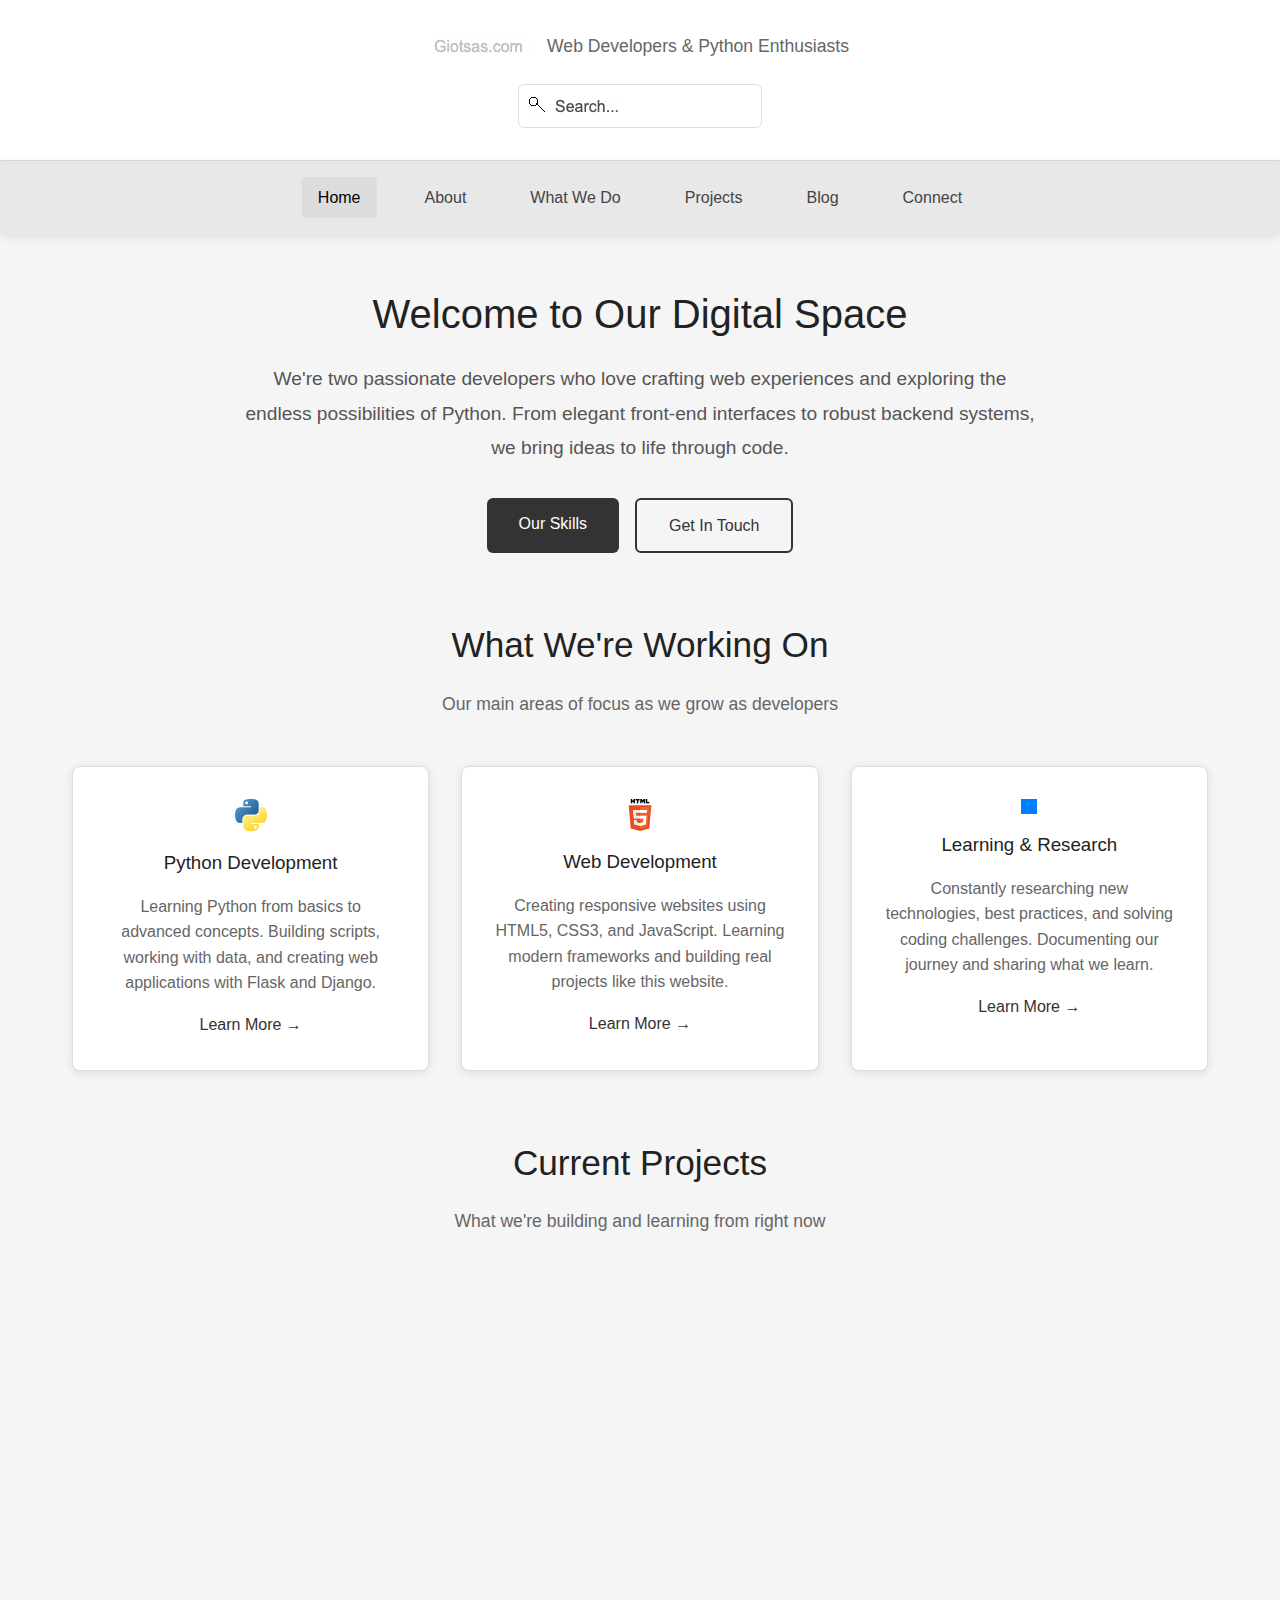
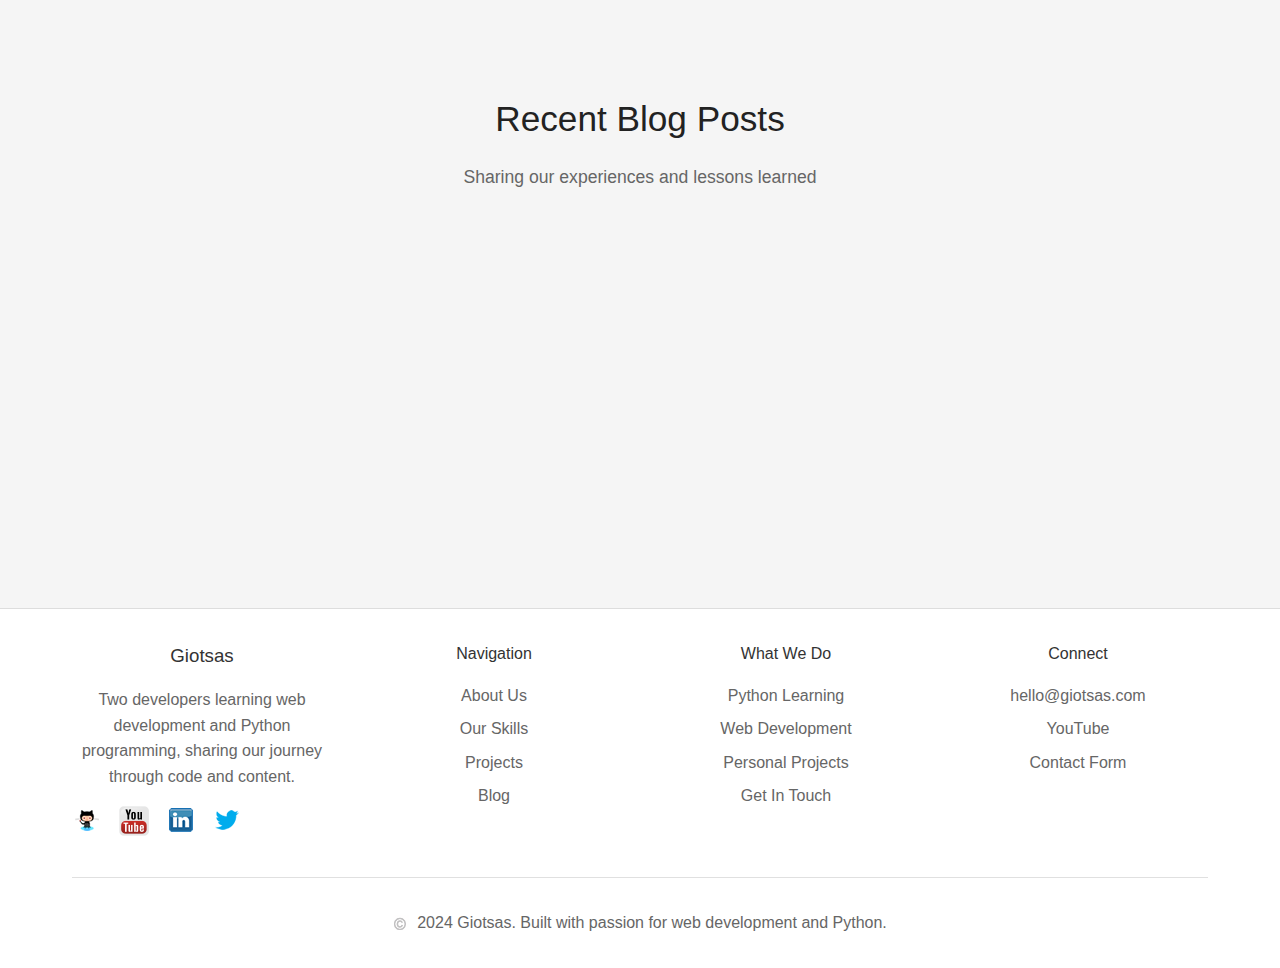
<file: index.html>
<!DOCTYPE html>
<html lang="en">
<head>
    <meta charset="UTF-8">
    <meta name="viewport" content="width=device-width, initial-scale=1.0">
    <title>Giotsas - Web Development & Python</title>
    <link rel="stylesheet" href="styles.css">
    <link rel="stylesheet" href="advanced.css">
</head>
<body>
    <header>
        <div class="header-content">
            <div class="logo-section">
                <div class="sprite sprite-logo"></div>
                <div class="tagline">Web Developers & Python Enthusiasts</div>
            </div>
            <div class="search-container">
                <div class="search-bar">
                    <div class="sprite sprite-search"></div>
                    <input type="text" placeholder="" id="searchInput">
                    <div class="sprite sprite-search-text" id="searchPlaceholder"></div>
                    <div class="search-dropdown" id="searchDropdown"></div>
                </div>
            </div>
        </div>
    </header>

    <nav>
        <div class="nav-content">
            <a href="index.html" class="nav-item active">Home</a>
            <a href="about.html" class="nav-item">About</a>
            <a href="skills.html" class="nav-item">What We Do</a>
            <a href="projects.html" class="nav-item">Projects</a>
            <a href="blog.html" class="nav-item">Blog</a>
            <a href="contact.html" class="nav-item">Connect</a>
        </div>
    </nav>

    <main>
        <section class="hero-section">
            <h1>Welcome to Our Digital Space</h1>
            <p>We're two passionate developers who love crafting web experiences and exploring the endless possibilities of Python. From elegant front-end interfaces to robust backend systems, we bring ideas to life through code.</p>
            <div class="cta-buttons">
                <a href="skills.html" class="cta-button primary">Our Skills</a>
                <a href="contact.html" class="cta-button secondary">Get In Touch</a>
            </div>
        </section>

        <section class="preview-section">
            <div class="section-header">
                <h2>What We're Working On</h2>
                <p>Our main areas of focus as we grow as developers</p>
            </div>
            <div class="preview-cards">
                <div class="preview-card">
                    <div class="card-icon">
                        <div class="sprite sprite-python-icon"></div>
                    </div>
                    <h3>Python Development</h3>
                    <p>Learning Python from basics to advanced concepts. Building scripts, working with data, and creating web applications with Flask and Django.</p>
                    <a href="skills.html#python" class="card-link">Learn More →</a>
                </div>
                
                <div class="preview-card">
                    <div class="card-icon">
                        <div class="sprite-webdev sprite-html-5-icon"></div>
                    </div>
                    <h3>Web Development</h3>
                    <p>Creating responsive websites using HTML5, CSS3, and JavaScript. Learning modern frameworks and building real projects like this website.</p>
                    <a href="skills.html#web" class="card-link">Learn More →</a>
                </div>

                <div class="preview-card">
                    <div class="card-icon">
                        <div class="sprite sprite-blue-box"></div>
                    </div>
                    <h3>Learning & Research</h3>
                    <p>Constantly researching new technologies, best practices, and solving coding challenges. Documenting our journey and sharing what we learn.</p>
                    <a href="skills.html#research" class="card-link">Learn More →</a>
                </div>
            </div>
        </section>

        <section class="current-projects">
            <div class="section-header">
                <h2>Current Projects</h2>
                <p>What we're building and learning from right now</p>
            </div>
            <div class="projects-grid">
                <div class="project-card">
                    <div class="project-content">
                        <h3>This Website (giotsas.com)</h3>
                        <p>Built this portfolio site from scratch using HTML5, CSS3, and vanilla JavaScript. Learning about responsive design, CSS sprites, and modern web development practices.</p>
                        <div class="project-tech">
                            <span>HTML5</span>
                            <span>CSS3</span>
                            <span>JavaScript</span>
                            <span>CSS Sprites</span>
                        </div>
                    </div>
                </div>

                <div class="project-card">
                    <div class="project-content">
                        <h3>Python Learning Scripts</h3>
                        <p>Collection of Python scripts we're writing while learning - calculators, file organizers, simple games, and data processing tools.</p>
                        <div class="project-tech">
                            <span>Python</span>
                            <span>File I/O</span>
                            <span>Basic Libraries</span>
                        </div>
                    </div>
                </div>

                <div class="project-card">
                    <div class="project-content">
                        <h3>YouTube Channel Content</h3>
                        <p>Planning and creating videos for our YouTube channel about our coding journey, tutorials, and programming concepts we're learning.</p>
                        <div class="project-tech">
                            <span>Video Planning</span>
                            <span>Code Examples</span>
                            <span>Teaching</span>
                        </div>
                    </div>
                </div>
            </div>
        </section>

        <section class="recent-posts">
            <div class="section-header">
                <h2>Recent Blog Posts</h2>
                <p>Sharing our experiences and lessons learned</p>
            </div>
            <div class="blog-cards">
                <article class="blog-card">
                    <h3>Why We Chose CSS Sprites in 2024</h3>
                    <p>Our decision to use CSS sprites for this website and what we learned about this classic technique.</p>
                    <a href="blog.html" class="blog-link">Read More →</a>
                </article>

                <article class="blog-card">
                    <h3>Learning Python: Our First Month</h3>
                    <p>Honest thoughts about starting Python, the challenges we faced, and our first working programs.</p>
                    <a href="blog.html" class="blog-link">Read More →</a>
                </article>

                <article class="blog-card">
                    <h3>Building Our First Website</h3>
                    <p>The process of creating giotsas.com, from planning to deployment, and everything we learned along the way.</p>
                    <a href="blog.html" class="blog-link">Read More →</a>
                </article>
            </div>
        </section>
    </main>

    <footer>
        <div class="footer-content">
            <div class="footer-main">
                <div class="footer-section">
                    <h3>Giotsas</h3>
                    <p>Two developers learning web development and Python programming, sharing our journey through code and content.</p>
                    <div class="footer-social">
                        <a href="https://github.com/giotsas" title="GitHub"><div class="sprite-social sprite-github"></div></a>
                        <a href="https://youtube.com/@giotsas" title="YouTube"><div class="sprite-social sprite-youtube"></div></a>
                        <a href="https://linkedin.com/in/giotsas" title="LinkedIn"><div class="sprite-social sprite-linkedin"></div></a>
                        <a href="https://twitter.com/giotsas" title="Twitter"><div class="sprite-social sprite-twitter"></div></a>
                    </div>
                </div>
                <div class="footer-section">
                    <h4>Navigation</h4>
                    <ul>
                        <li><a href="about.html">About Us</a></li>
                        <li><a href="skills.html">Our Skills</a></li>
                        <li><a href="projects.html">Projects</a></li>
                        <li><a href="blog.html">Blog</a></li>
                    </ul>
                </div>
                <div class="footer-section">
                    <h4>What We Do</h4>
                    <ul>
                        <li><a href="skills.html#python">Python Learning</a></li>
                        <li><a href="skills.html#web">Web Development</a></li>
                        <li><a href="projects.html">Personal Projects</a></li>
                        <li><a href="contact.html">Get In Touch</a></li>
                    </ul>
                </div>
                <div class="footer-section">
                    <h4>Connect</h4>
                    <ul>
                        <li><a href="mailto:hello@giotsas.com">hello@giotsas.com</a></li>
                        <li><a href="https://youtube.com/@giotsas">YouTube</a></li>
                        <li><a href="contact.html">Contact Form</a></li>
                    </ul>
                </div>
            </div>
            <div class="footer-bottom">
                <div class="copyright-section">
                    <div class="sprite sprite-copyright"></div>
                    <span>2024 Giotsas. Built with passion for web development and Python.</span>
                </div>
            </div>
        </div>
    </footer>

    <script src="script.js"></script>
    <script src="advanced.js"></script>
</body>
</html>
</file>
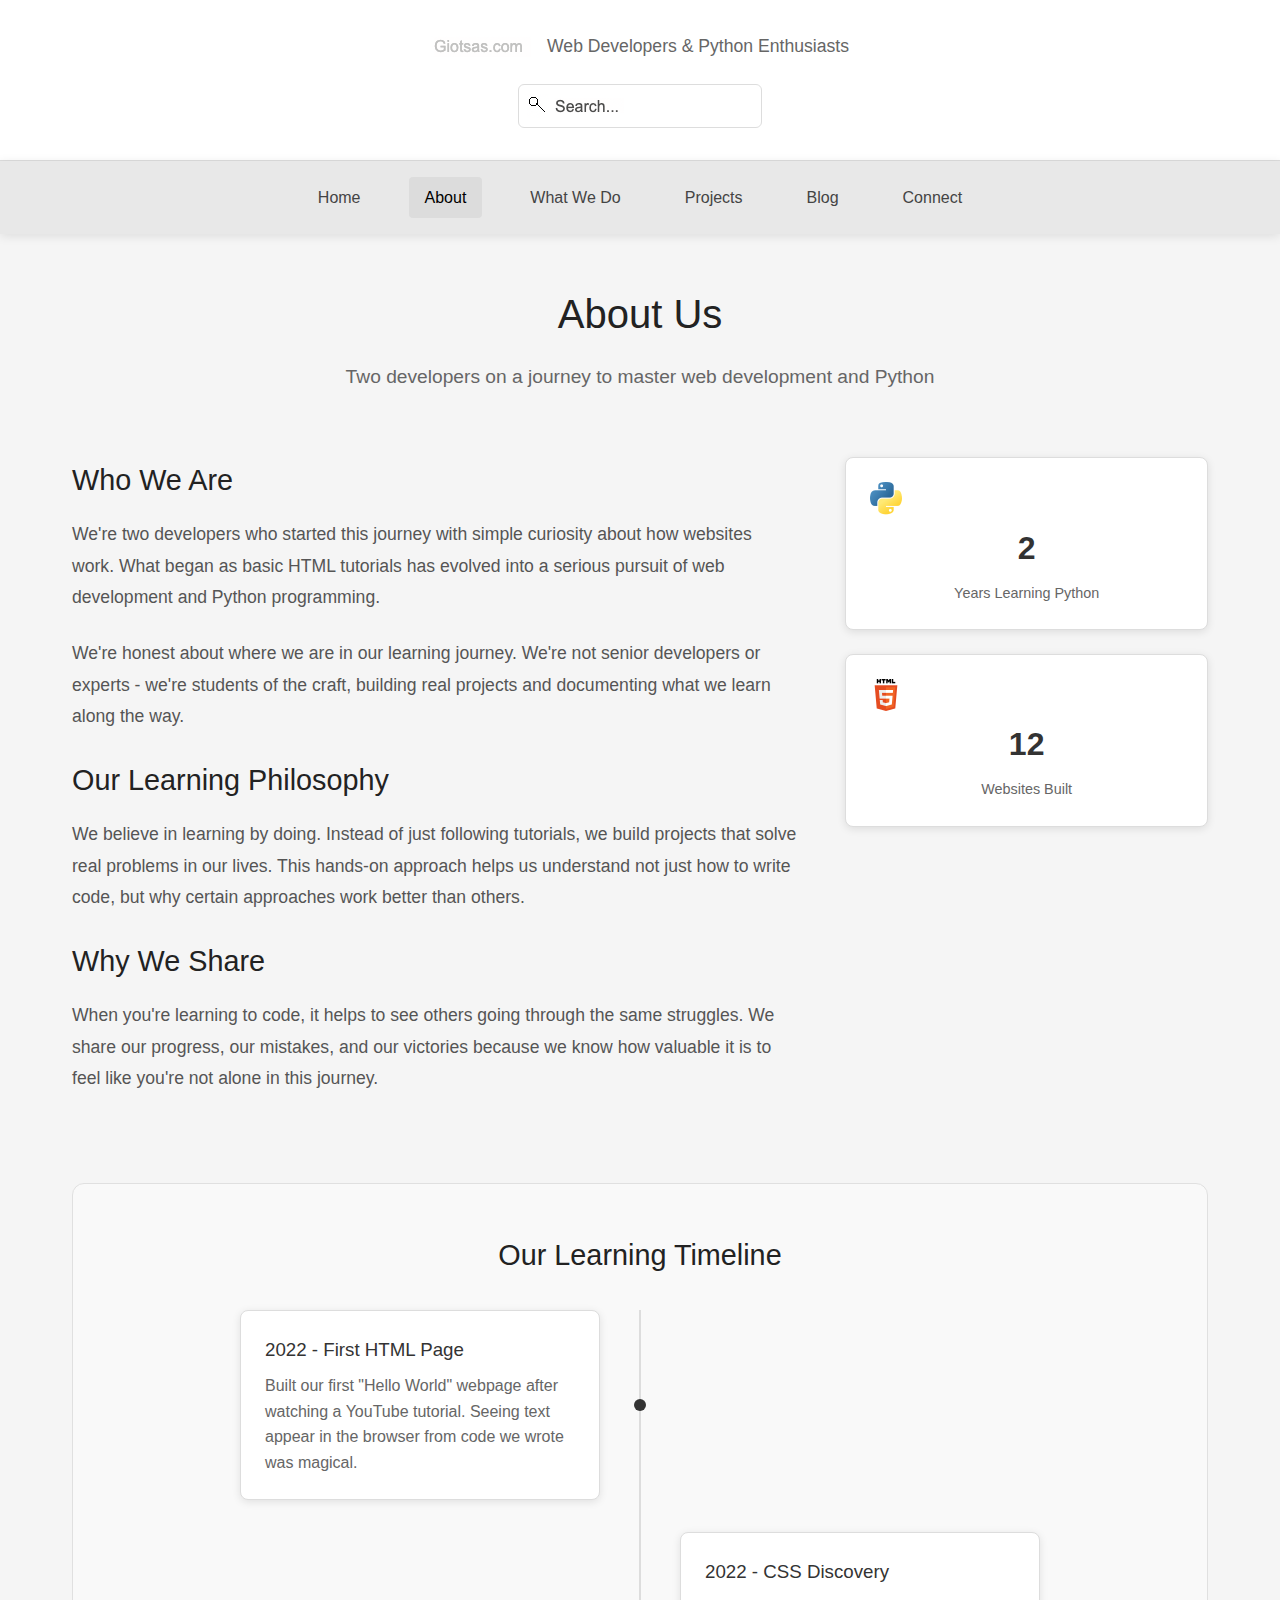
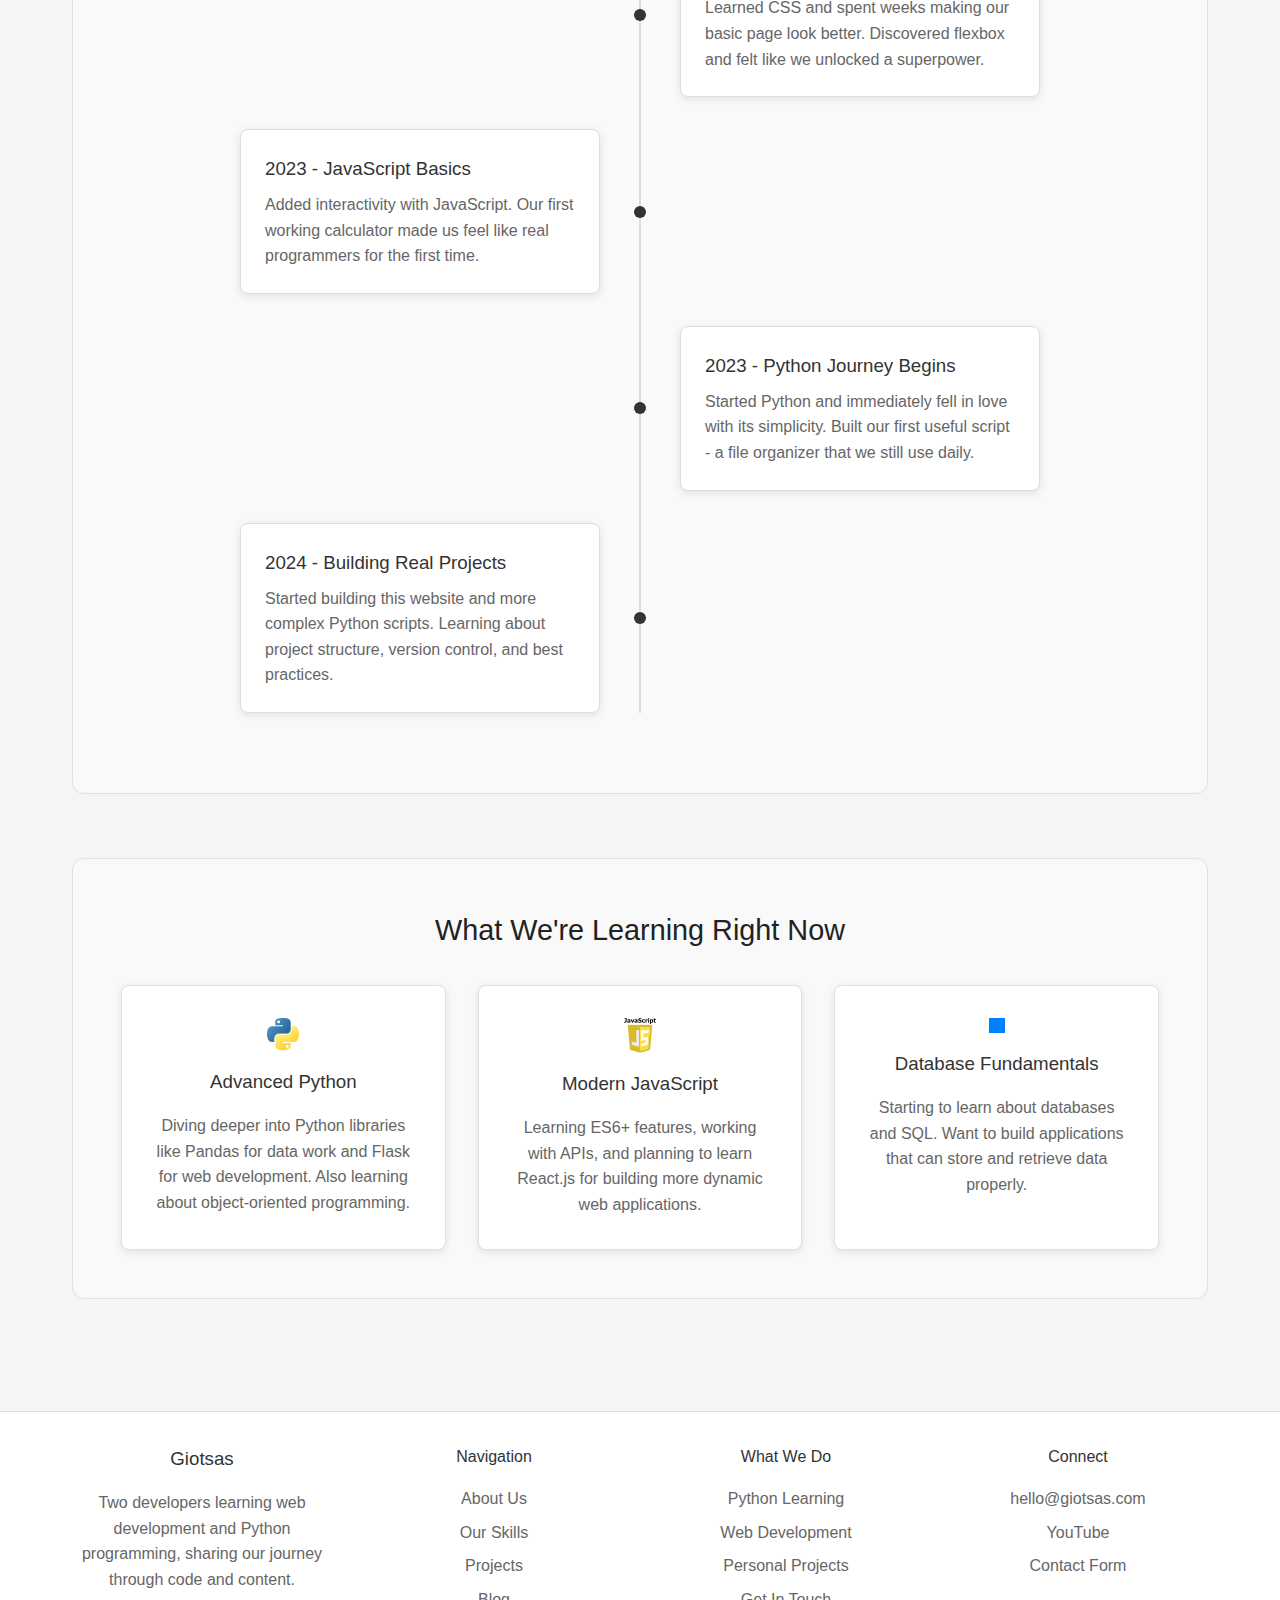
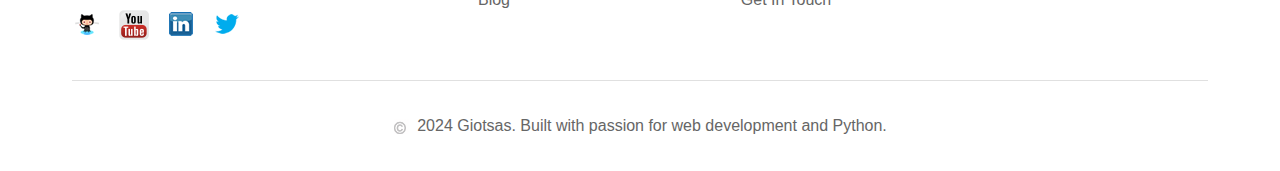
<file: about.html>
<!DOCTYPE html>
<html lang="en">
<head>
    <meta charset="UTF-8">
    <meta name="viewport" content="width=device-width, initial-scale=1.0">
    <title>About - Giotsas</title>
    <link rel="stylesheet" href="styles.css">
    <link rel="stylesheet" href="advanced.css">
</head>
<body>
    <header>
        <div class="header-content">
            <div class="logo-section">
                <div class="sprite sprite-logo"></div>
                <div class="tagline">Web Developers & Python Enthusiasts</div>
            </div>
            <div class="search-container">
                <div class="search-bar">
                    <div class="sprite sprite-search"></div>
                    <input type="text" placeholder="" id="searchInput">
                    <div class="sprite sprite-search-text" id="searchPlaceholder"></div>
                    <div class="search-dropdown" id="searchDropdown"></div>
                </div>
            </div>
        </div>
    </header>

    <nav>
        <div class="nav-content">
            <a href="index.html" class="nav-item">Home</a>
            <a href="about.html" class="nav-item active">About</a>
            <a href="skills.html" class="nav-item">What We Do</a>
            <a href="projects.html" class="nav-item">Projects</a>
            <a href="blog.html" class="nav-item">Blog</a>
            <a href="contact.html" class="nav-item">Connect</a>
        </div>
    </nav>

    <main>
        <section class="page-header">
            <h1>About Us</h1>
            <p>Two developers on a journey to master web development and Python</p>
        </section>

        <section class="about-content">
            <div class="about-main">
                <div class="about-text">
                    <h2>Who We Are</h2>
                    <p>We're two developers who started this journey with simple curiosity about how websites work. What began as basic HTML tutorials has evolved into a serious pursuit of web development and Python programming.</p>
                    
                    <p>We're honest about where we are in our learning journey. We're not senior developers or experts - we're students of the craft, building real projects and documenting what we learn along the way.</p>

                    <h2>Our Learning Philosophy</h2>
                    <p>We believe in learning by doing. Instead of just following tutorials, we build projects that solve real problems in our lives. This hands-on approach helps us understand not just how to write code, but why certain approaches work better than others.</p>

                    <h2>Why We Share</h2>
                    <p>When you're learning to code, it helps to see others going through the same struggles. We share our progress, our mistakes, and our victories because we know how valuable it is to feel like you're not alone in this journey.</p>
                </div>

                <div class="about-stats">
                    <div class="stat-card">
                        <div class="sprite sprite-python-icon"></div>
                        <div class="stat-number">2</div>
                        <div class="stat-label">Years Learning Python</div>
                    </div>

                    <div class="stat-card">
                        <div class="sprite-webdev sprite-html-5-icon"></div>
                        <div class="stat-number">12</div>
                        <div class="stat-label">Websites Built</div>
                    </div>

                    <div class="stat-card">
                        <div class="sprite sprite-blue-box"></div>
                        <div class="stat-number">25</div>
                        <div class="stat-label">Python Scripts</div>
                    </div>
                </div>
            </div>

            <div class="journey-section">
                <h2>Our Learning Timeline</h2>
                <div class="timeline">
                    <div class="timeline-item">
                        <div class="timeline-marker"></div>
                        <div class="timeline-content">
                            <h3>2022 - First HTML Page</h3>
                            <p>Built our first "Hello World" webpage after watching a YouTube tutorial. Seeing text appear in the browser from code we wrote was magical.</p>
                        </div>
                    </div>

                    <div class="timeline-item">
                        <div class="timeline-marker"></div>
                        <div class="timeline-content">
                            <h3>2022 - CSS Discovery</h3>
                            <p>Learned CSS and spent weeks making our basic page look better. Discovered flexbox and felt like we unlocked a superpower.</p>
                        </div>
                    </div>

                    <div class="timeline-item">
                        <div class="timeline-marker"></div>
                        <div class="timeline-content">
                            <h3>2023 - JavaScript Basics</h3>
                            <p>Added interactivity with JavaScript. Our first working calculator made us feel like real programmers for the first time.</p>
                        </div>
                    </div>

                    <div class="timeline-item">
                        <div class="timeline-marker"></div>
                        <div class="timeline-content">
                            <h3>2023 - Python Journey Begins</h3>
                            <p>Started Python and immediately fell in love with its simplicity. Built our first useful script - a file organizer that we still use daily.</p>
                        </div>
                    </div>

                    <div class="timeline-item">
                        <div class="timeline-marker"></div>
                        <div class="timeline-content">
                            <h3>2024 - Building Real Projects</h3>
                            <p>Started building this website and more complex Python scripts. Learning about project structure, version control, and best practices.</p>
                        </div>
                    </div>
                </div>
            </div>
        </section>

        <section class="current-learning">
            <h2>What We're Learning Right Now</h2>
            <div class="learning-grid">
                <div class="learning-item">
                    <div class="sprite sprite-python-icon"></div>
                    <h3>Advanced Python</h3>
                    <p>Diving deeper into Python libraries like Pandas for data work and Flask for web development. Also learning about object-oriented programming.</p>
                </div>

                <div class="learning-item">
                    <div class="sprite-webdev sprite-js"></div>
                    <h3>Modern JavaScript</h3>
                    <p>Learning ES6+ features, working with APIs, and planning to learn React.js for building more dynamic web applications.</p>
                </div>

                <div class="learning-item">
                    <div class="sprite sprite-blue-box"></div>
                    <h3>Database Fundamentals</h3>
                    <p>Starting to learn about databases and SQL. Want to build applications that can store and retrieve data properly.</p>
                </div>
            </div>
        </section>
    </main>

    <footer>
        <div class="footer-content">
            <div class="footer-main">
                <div class="footer-section">
                    <h3>Giotsas</h3>
                    <p>Two developers learning web development and Python programming, sharing our journey through code and content.</p>
                    <div class="footer-social">
                        <a href="https://github.com/giotsas" title="GitHub"><div class="sprite-social sprite-github"></div></a>
                        <a href="https://youtube.com/@giotsas" title="YouTube"><div class="sprite-social sprite-youtube"></div></a>
                        <a href="https://linkedin.com/in/giotsas" title="LinkedIn"><div class="sprite-social sprite-linkedin"></div></a>
                        <a href="https://twitter.com/giotsas" title="Twitter"><div class="sprite-social sprite-twitter"></div></a>
                    </div>
                </div>
                <div class="footer-section">
                    <h4>Navigation</h4>
                    <ul>
                        <li><a href="about.html">About Us</a></li>
                        <li><a href="skills.html">Our Skills</a></li>
                        <li><a href="projects.html">Projects</a></li>
                        <li><a href="blog.html">Blog</a></li>
                    </ul>
                </div>
                <div class="footer-section">
                    <h4>What We Do</h4>
                    <ul>
                        <li><a href="skills.html#python">Python Learning</a></li>
                        <li><a href="skills.html#web">Web Development</a></li>
                        <li><a href="projects.html">Personal Projects</a></li>
                        <li><a href="contact.html">Get In Touch</a></li>
                    </ul>
                </div>
                <div class="footer-section">
                    <h4>Connect</h4>
                    <ul>
                        <li><a href="mailto:hello@giotsas.com">hello@giotsas.com</a></li>
                        <li><a href="https://youtube.com/@giotsas">YouTube</a></li>
                        <li><a href="contact.html">Contact Form</a></li>
                    </ul>
                </div>
            </div>
            <div class="footer-bottom">
                <div class="copyright-section">
                    <div class="sprite sprite-copyright"></div>
                    <span>2024 Giotsas. Built with passion for web development and Python.</span>
                </div>
            </div>
        </div>
    </footer>

    <script src="script.js"></script>
    <script src="advanced.js"></script>
</body>
</html>
</file>
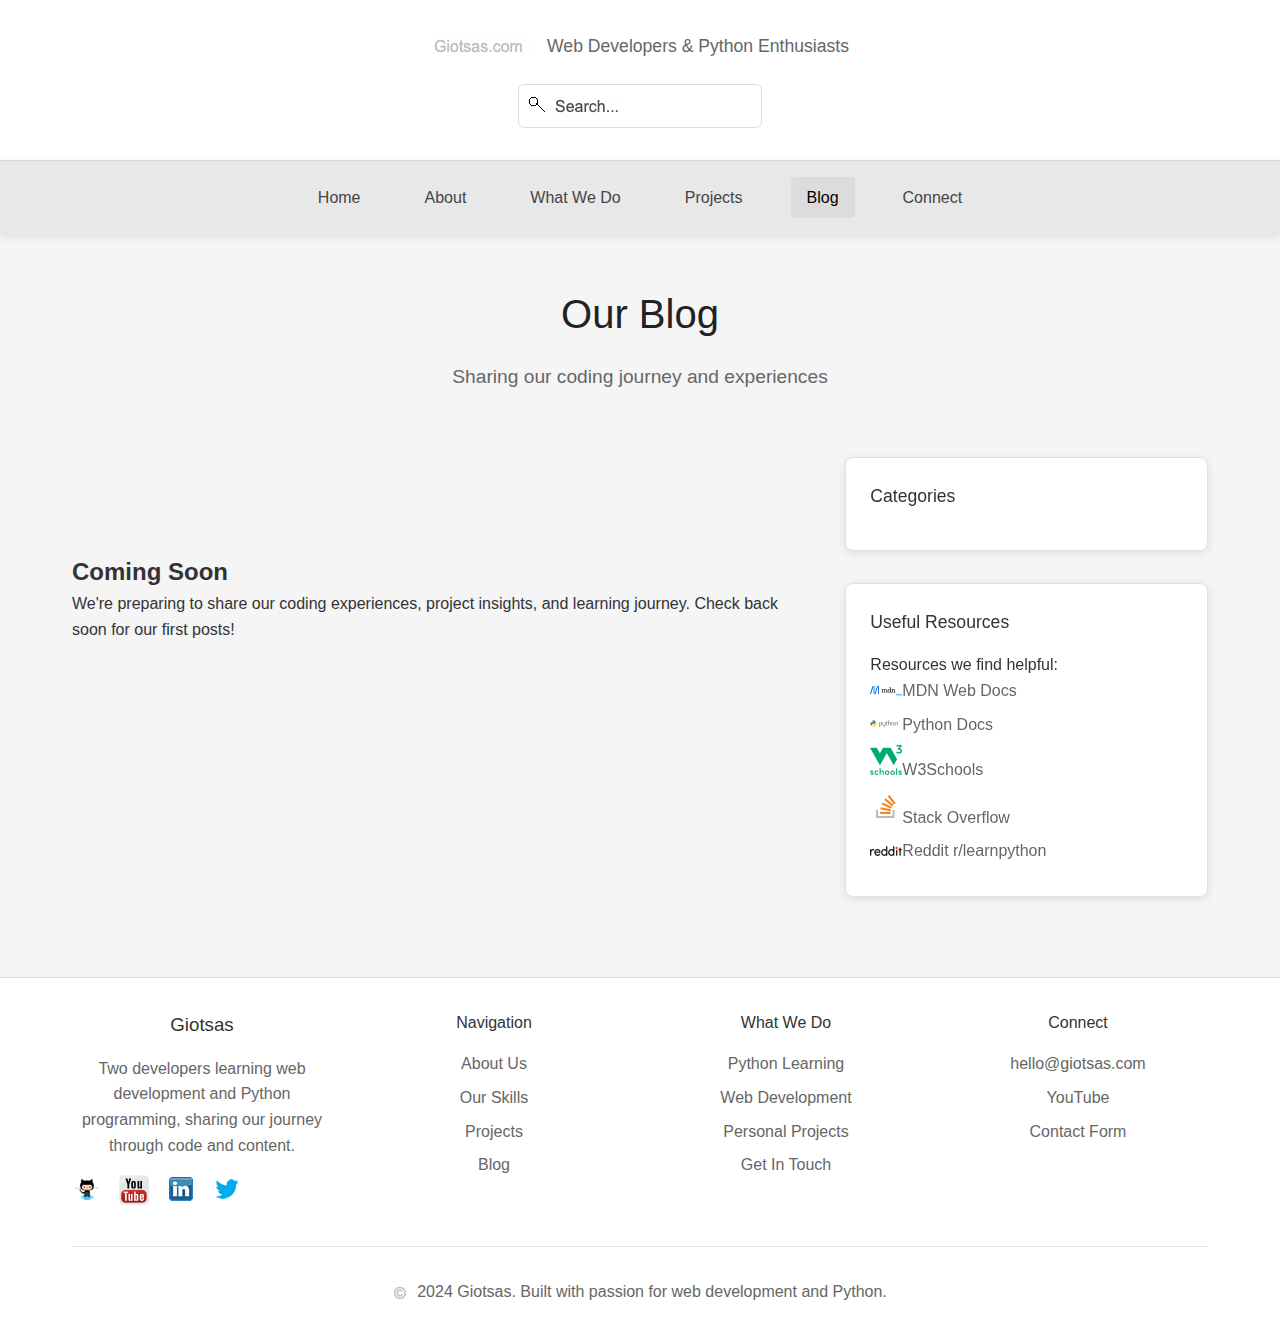
<file: blog.html>
<!DOCTYPE html>
<html lang="en">
<head>
    <meta charset="UTF-8">
    <meta name="viewport" content="width=device-width, initial-scale=1.0">
    <title>Blog - Giotsas</title>
    <link rel="stylesheet" href="styles.css">
    <link rel="stylesheet" href="advanced.css">
</head>
<body>
    <header>
        <div class="header-content">
            <div class="logo-section">
                <div class="sprite sprite-logo"></div>
                <div class="tagline">Web Developers & Python Enthusiasts</div>
            </div>
            <div class="search-container">
                <div class="search-bar">
                    <div class="sprite sprite-search"></div>
                    <input type="text" placeholder="" id="searchInput">
                    <div class="sprite sprite-search-text" id="searchPlaceholder"></div>
                    <div class="search-dropdown" id="searchDropdown"></div>
                </div>
            </div>
        </div>
    </header>

    <nav>
        <div class="nav-content">
            <a href="index.html" class="nav-item">Home</a>
            <a href="about.html" class="nav-item">About</a>
            <a href="skills.html" class="nav-item">What We Do</a>
            <a href="projects.html" class="nav-item">Projects</a>
            <a href="blog.html" class="nav-item active">Blog</a>
            <a href="contact.html" class="nav-item">Connect</a>
        </div>
    </nav>

    <main>
        <section class="page-header">
            <h1>Our Blog</h1>
            <p>Sharing our coding journey and experiences</p>
        </section>

        <section class="blog-content">
            <div class="blog-main">
                <!-- Blog posts will be inserted here by Python script -->
                <div class="empty-blog">
                    <div class="sprite sprite-blue-box" style="margin: 0 auto 2rem; width: 64px; height: 64px; background-size: contain;"></div>
                    <h2>Coming Soon</h2>
                    <p>We're preparing to share our coding experiences, project insights, and learning journey. Check back soon for our first posts!</p>
                </div>
            </div>

            <aside class="blog-sidebar">
                <div class="sidebar-section">
                    <h3>Categories</h3>
                    <ul class="categories">
                        <!-- Categories will be populated by Python script -->
                    </ul>
                </div>

                <div class="sidebar-section">
                    <h3>Useful Resources</h3>
                    <p>Resources we find helpful:</p>
                    <ul>
                        <li><div class="sprite-resources sprite-mdn"></div><a href="https://developer.mozilla.org" target="_blank">MDN Web Docs</a></li>
                        <li><div class="sprite-resources sprite-pydocs"></div><a href="https://docs.python.org" target="_blank">Python Docs</a></li>
                        <li><div class="sprite-resources sprite-w3schools"></div><a href="https://www.w3schools.com" target="_blank">W3Schools</a></li>
                        <li><div class="sprite-resources sprite-stackover"></div><a href="https://stackoverflow.com" target="_blank">Stack Overflow</a></li>
                        <li><div class="sprite-resources sprite-reddit"></div><a href="https://reddit.com/r/learnpython" target="_blank">Reddit r/learnpython</a></li>
                    </ul>
                </div>
            </aside>
        </section>
    </main>

    <footer>
        <div class="footer-content">
            <div class="footer-main">
                <div class="footer-section">
                    <h3>Giotsas</h3>
                    <p>Two developers learning web development and Python programming, sharing our journey through code and content.</p>
                    <div class="footer-social">
                        <a href="https://github.com/giotsas" title="GitHub"><div class="sprite-social sprite-github"></div></a>
                        <a href="https://youtube.com/@giotsas" title="YouTube"><div class="sprite-social sprite-youtube"></div></a>
                        <a href="https://linkedin.com/in/giotsas" title="LinkedIn"><div class="sprite-social sprite-linkedin"></div></a>
                        <a href="https://twitter.com/giotsas" title="Twitter"><div class="sprite-social sprite-twitter"></div></a>
                    </div>
                </div>
                <div class="footer-section">
                    <h4>Navigation</h4>
                    <ul>
                        <li><a href="about.html">About Us</a></li>
                        <li><a href="skills.html">Our Skills</a></li>
                        <li><a href="projects.html">Projects</a></li>
                        <li><a href="blog.html">Blog</a></li>
                    </ul>
                </div>
                <div class="footer-section">
                    <h4>What We Do</h4>
                    <ul>
                        <li><a href="skills.html#python">Python Learning</a></li>
                        <li><a href="skills.html#web">Web Development</a></li>
                        <li><a href="projects.html">Personal Projects</a></li>
                        <li><a href="contact.html">Get In Touch</a></li>
                    </ul>
                </div>
                <div class="footer-section">
                    <h4>Connect</h4>
                    <ul>
                        <li><a href="mailto:hello@giotsas.com">hello@giotsas.com</a></li>
                        <li><a href="https://youtube.com/@giotsas">YouTube</a></li>
                        <li><a href="contact.html">Contact Form</a></li>
                    </ul>
                </div>
            </div>
            <div class="footer-bottom">
                <div class="copyright-section">
                    <div class="sprite sprite-copyright"></div>
                    <span>2024 Giotsas. Built with passion for web development and Python.</span>
                </div>
            </div>
        </div>
    </footer>

    <script src="script.js"></script>
    <script src="advanced.js"></script>
</body>
</html>
</file>
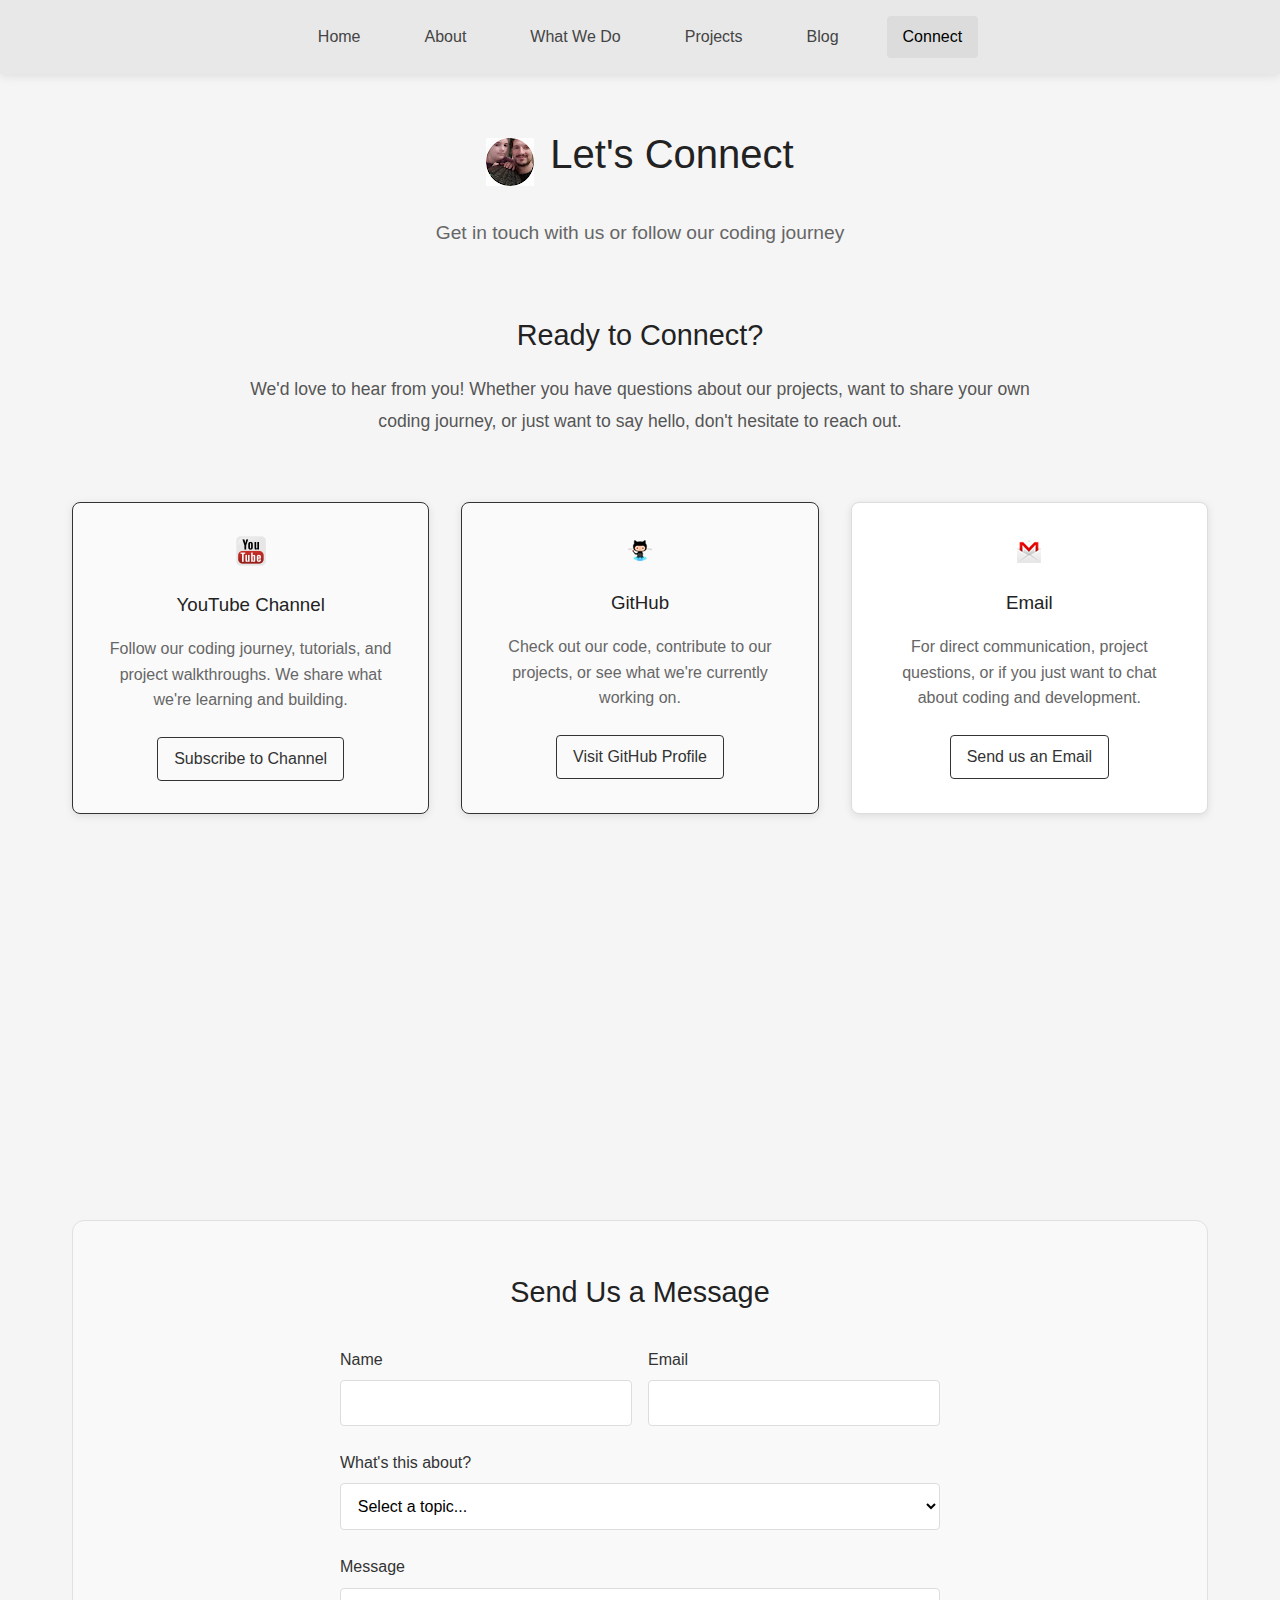
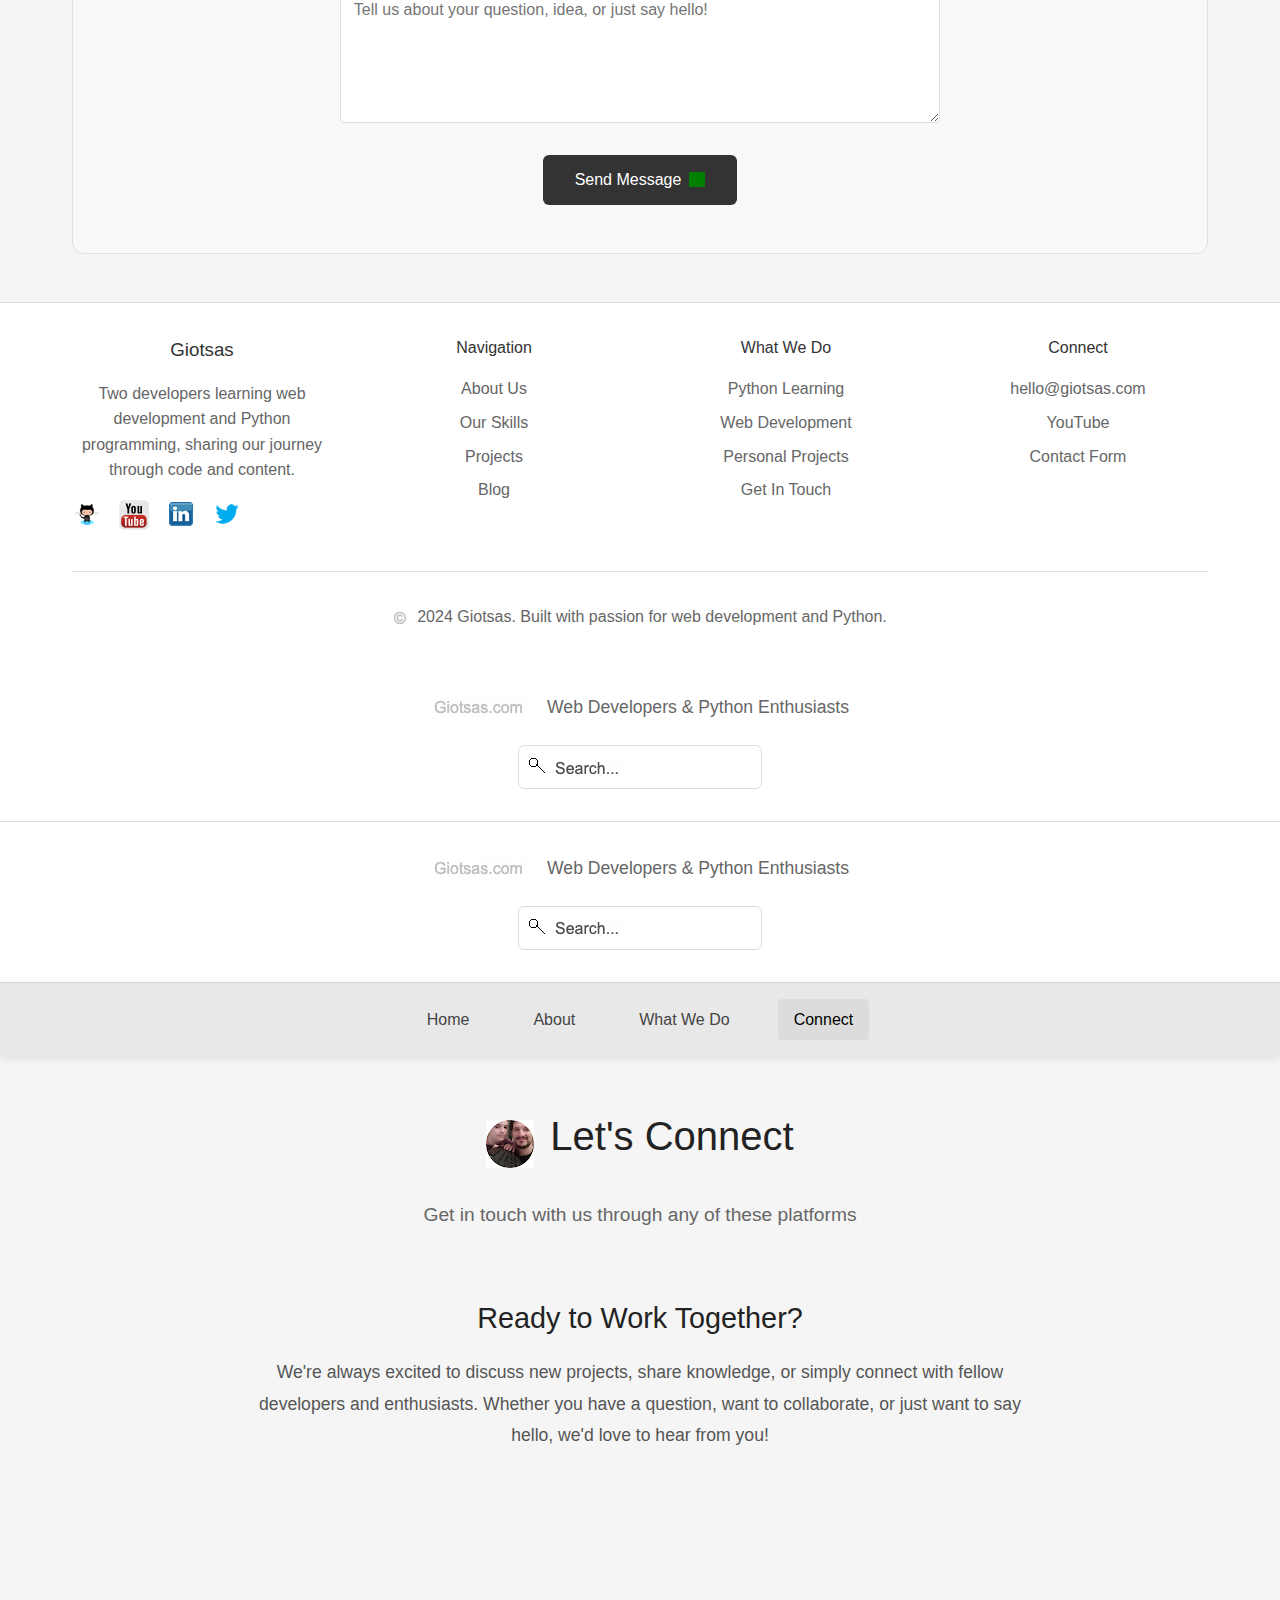
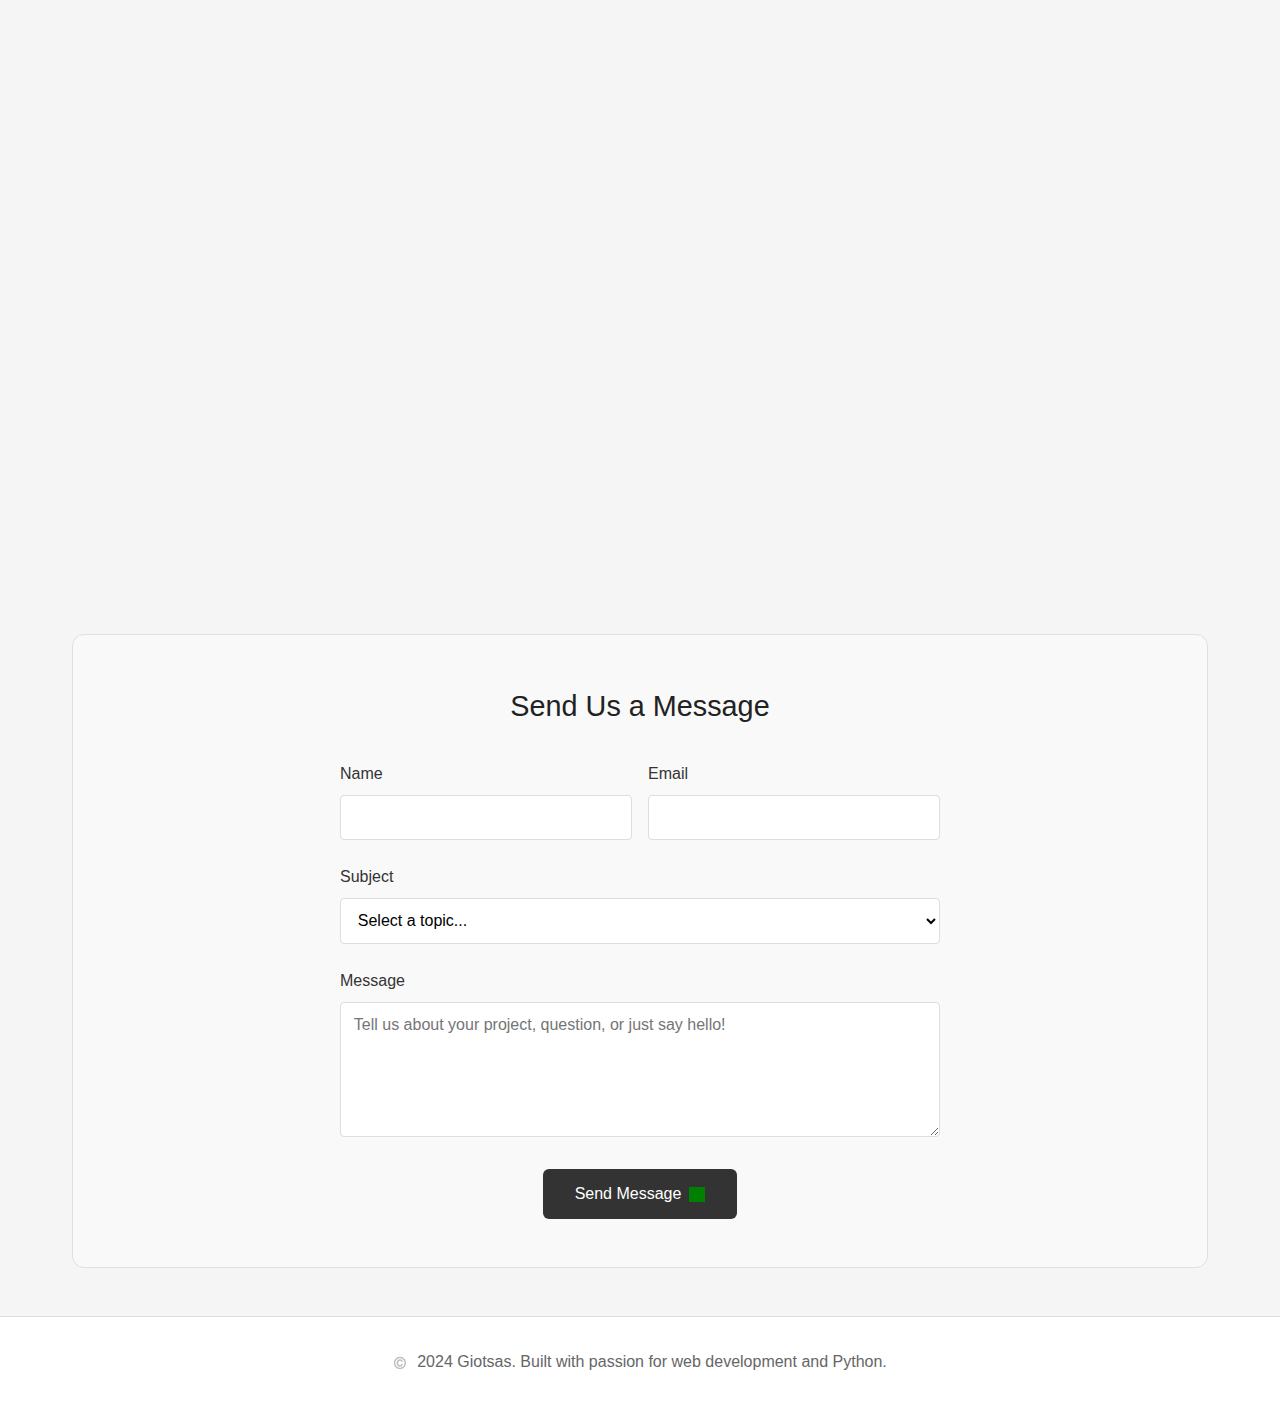
<file: connect.html>
<!DOCTYPE html>
<html lang="en">
<head>
    <nav>
        <div class="nav-content">
            <a href="index.html" class="nav-item">Home</a>
            <a href="about.html" class="nav-item">About</a>
            <a href="skills.html" class="nav-item">What We Do</a>
            <a href="projects.html" class="nav-item">Projects</a>
            <a href="blog.html" class="nav-item">Blog</a>
            <a href="contact.html" class="nav-item active">Connect</a>
        </div>
    </nav>

    <main>
        <section class="page-header">
            <div class="social-header">
                <div class="sprite sprite-giotsas"></div>
                <h1>Let's Connect</h1>
            </div>
            <p>Get in touch with us or follow our coding journey</p>
        </section>

        <section class="contact-content">
            <div class="contact-intro">
                <h2>Ready to Connect?</h2>
                <p>We'd love to hear from you! Whether you have questions about our projects, want to share your own coding journey, or just want to say hello, don't hesitate to reach out.</p>
            </div>

            <div class="contact-methods">
                <div class="contact-grid">
                    <div class="contact-card primary">
                        <div class="sprite-social sprite-youtube"></div>
                        <h3>YouTube Channel</h3>
                        <p>Follow our coding journey, tutorials, and project walkthroughs. We share what we're learning and building.</p>
                        <a href="https://youtube.com/@giotsas" class="contact-link">Subscribe to Channel</a>
                    </div>

                    <div class="contact-card primary">
                        <div class="sprite-social sprite-github"></div>
                        <h3>GitHub</h3>
                        <p>Check out our code, contribute to our projects, or see what we're currently working on.</p>
                        <a href="https://github.com/giotsas" class="contact-link">Visit GitHub Profile</a>
                    </div>

                    <div class="contact-card">
                        <div class="sprite-social sprite-gmail"></div>
                        <h3>Email</h3>
                        <p>For direct communication, project questions, or if you just want to chat about coding and development.</p>
                        <a href="mailto:hello@giotsas.com" class="contact-link">Send us an Email</a>
                    </div>

                    <div class="contact-card">
                        <div class="sprite-social sprite-linkedin"></div>
                        <h3>LinkedIn</h3>
                        <p>Connect with us professionally and follow our career development in the tech industry.</p>
                        <a href="https://linkedin.com/in/giotsas" class="contact-link">Connect on LinkedIn</a>
                    </div>

                    <div class="contact-card">
                        <div class="sprite-social sprite-twitter"></div>
                        <h3>Twitter</h3>
                        <p>Follow our quick thoughts on coding, tech trends, and behind-the-scenes glimpses of our development work.</p>
                        <a href="https://twitter.com/giotsas" class="contact-link">Follow on Twitter</a>
                    </div>
                </div>
            </div>

            <div class="contact-form-section">
                <h2>Send Us a Message</h2>
                <form class="contact-form">
                    <div class="form-row">
                        <div class="form-group">
                            <label for="name">Name</label>
                            <input type="text" id="name" name="name" required>
                        </div>
                        <div class="form-group">
                            <label for="email">Email</label>
                            <input type="email" id="email" name="email" required>
                        </div>
                    </div>
                    
                    <div class="form-group">
                        <label for="subject">What's this about?</label>
                        <select id="subject" name="subject" required>
                            <option value="">Select a topic...</option>
                            <option value="project">Project Question</option>
                            <option value="collaboration">Collaboration Idea</option>
                            <option value="learning">Learning/Tutorial Request</option>
                            <option value="feedback">Feedback</option>
                            <option value="other">Just Saying Hi</option>
                        </select>
                    </div>
                    
                    <div class="form-group">
                        <label for="message">Message</label>
                        <textarea id="message" name="message" rows="6" placeholder="Tell us about your question, idea, or just say hello!" required></textarea>
                    </div>
                    
                    <button type="submit" class="submit-btn">
                        <span>Send Message</span>
                        <div class="sprite sprite-green-box"></div>
                    </button>
                </form>
            </div>
        </section>
    </main>

    <footer>
        <div class="footer-content">
            <div class="footer-main">
                <div class="footer-section">
                    <h3>Giotsas</h3>
                    <p>Two developers learning web development and Python programming, sharing our journey through code and content.</p>
                    <div class="footer-social">
                        <a href="https://github.com/giotsas" title="GitHub"><div class="sprite-social sprite-github"></div></a>
                        <a href="https://youtube.com/@giotsas" title="YouTube"><div class="sprite-social sprite-youtube"></div></a>
                        <a href="https://linkedin.com/in/giotsas" title="LinkedIn"><div class="sprite-social sprite-linkedin"></div></a>
                        <a href="https://twitter.com/giotsas" title="Twitter"><div class="sprite-social sprite-twitter"></div></a>
                    </div>
                </div>
                <div class="footer-section">
                    <h4>Navigation</h4>
                    <ul>
                        <li><a href="about.html">About Us</a></li>
                        <li><a href="skills.html">Our Skills</a></li>
                        <li><a href="projects.html">Projects</a></li>
                        <li><a href="blog.html">Blog</a></li>
                    </ul>
                </div>
                <div class="footer-section">
                    <h4>What We Do</h4>
                    <ul>
                        <li><a href="skills.html#python">Python Learning</a></li>
                        <li><a href="skills.html#web">Web Development</a></li>
                        <li><a href="projects.html">Personal Projects</a></li>
                        <li><a href="contact.html">Get In Touch</a></li>
                    </ul>
                </div>
                <div class="footer-section">
                    <h4>Connect</h4>
                    <ul>
                        <li><a href="mailto:hello@giotsas.com">hello@giotsas.com</a></li>
                        <li><a href="https://youtube.com/@giotsas">YouTube</a></li>
                        <li><a href="contact.html">Contact Form</a></li>
                    </ul>
                </div>
            </div>
            <div class="footer-bottom">
                <div class="copyright-section">
                    <div class="sprite sprite-copyright"></div>
                    <span>2024 Giotsas. Built with passion for web development and Python.</span>
                </div>
            </div>
        </div>
    </footer>

    <script src="script.js"></script>
    <script src="advanced.js"></script>
</body>
</html><meta charset="UTF-8">
    <meta name="viewport" content="width=device-width, initial-scale=1.0">
    <title>Connect - Giotsas</title>
    <link rel="stylesheet" href="styles.css">
    <link rel="stylesheet" href="advanced.css">
</head>
<body>
    <header>
        <div class="header-content">
            <div class="logo-section">
                <div class="sprite sprite-logo"></div>
                <div class="tagline">Web Developers & Python Enthusiasts</div>
            </div>
            <div class="search-container">
                <div class="search-bar">
                    <div class="sprite sprite-search"></div>
                    <input type="text" placeholder="" id="searchInput">
                    <div class="sprite sprite-search-text" id="searchPlaceholder"></div>
                    <div class="search-dropdown" id="searchDropdown"></div>
                </div>
            </div>
        </div>
    </header>

    <!DOCTYPE html>
<html lang="en">
<head>
    <meta charset="UTF-8">
    <meta name="viewport" content="width=device-width, initial-scale=1.0">
    <title>Connect - Giotsas</title>
    <link rel="stylesheet" href="styles.css">
</head>
<body>
    <header>
        <div class="header-content">
            <div class="logo-section">
                <div class="sprite sprite-logo"></div>
                <div class="tagline">Web Developers & Python Enthusiasts</div>
            </div>
            <div class="search-container">
                <div class="search-bar">
                    <div class="sprite sprite-search"></div>
                    <input type="text" placeholder="">
                    <div class="sprite sprite-search-text"></div>
                </div>
            </div>
        </div>
    </header>

    <nav>
        <div class="nav-content">
            <a href="index.html" class="nav-item">Home</a>
            <a href="about.html" class="nav-item">About</a>
            <a href="skills.html" class="nav-item">What We Do</a>
            <a href="contact.html" class="nav-item active">Connect</a>
        </div>
    </nav>

    <main>
        <section class="page-header">
            <div class="social-header">
                <div class="sprite sprite-giotsas"></div>
                <h1>Let's Connect</h1>
            </div>
            <p>Get in touch with us through any of these platforms</p>
        </section>

        <section class="contact-content">
            <div class="contact-intro">
                <h2>Ready to Work Together?</h2>
                <p>We're always excited to discuss new projects, share knowledge, or simply connect with fellow developers and enthusiasts. Whether you have a question, want to collaborate, or just want to say hello, we'd love to hear from you!</p>
            </div>

            <div class="contact-methods">
                <div class="contact-grid">
                    <div class="contact-card primary">
                        <div class="sprite-social sprite-github"></div>
                        <h3>GitHub</h3>
                        <p>Check out our latest projects, contribute to our open source work, or explore our coding journey.</p>
                        <a href="https://github.com/giotsas" class="contact-link">Visit GitHub Profile</a>
                    </div>

                    <div class="contact-card primary">
                        <div class="sprite-social sprite-youtube"></div>
                        <h3>YouTube</h3>
                        <p>Watch our tutorials, project walkthroughs, and learn alongside us as we explore new technologies.</p>
                        <a href="https://youtube.com/@giotsas" class="contact-link">Subscribe to Channel</a>
                    </div>

                    <div class="contact-card">
                        <div class="sprite-social sprite-linkedin"></div>
                        <h3>LinkedIn</h3>
                        <p>Connect with us professionally, see our career journey, and stay updated with our latest achievements.</p>
                        <a href="https://linkedin.com/in/giotsas" class="contact-link">Connect on LinkedIn</a>
                    </div>

                    <div class="contact-card">
                        <div class="sprite-social sprite-gmail"></div>
                        <h3>Email</h3>
                        <p>For direct communication, project inquiries, or detailed discussions about potential collaborations.</p>
                        <a href="mailto:hello@giotsas.com" class="contact-link">Send us an Email</a>
                    </div>

                    <div class="contact-card">
                        <div class="sprite-social sprite-twitter"></div>
                        <h3>Twitter</h3>
                        <p>Follow our thoughts on tech trends, quick tips, and behind-the-scenes glimpses of our development process.</p>
                        <a href="https://twitter.com/giotsas" class="contact-link">Follow on Twitter</a>
                    </div>
                </div>
            </div>

            <div class="contact-form-section">
                <h2>Send Us a Message</h2>
                <form class="contact-form">
                    <div class="form-row">
                        <div class="form-group">
                            <label for="name">Name</label>
                            <input type="text" id="name" name="name" required>
                        </div>
                        <div class="form-group">
                            <label for="email">Email</label>
                            <input type="email" id="email" name="email" required>
                        </div>
                    </div>
                    
                    <div class="form-group">
                        <label for="subject">Subject</label>
                        <select id="subject" name="subject" required>
                            <option value="">Select a topic...</option>
                            <option value="project">Project Collaboration</option>
                            <option value="question">Technical Question</option>
                            <option value="tutorial">Tutorial Request</option>
                            <option value="other">Other</option>
                        </select>
                    </div>
                    
                    <div class="form-group">
                        <label for="message">Message</label>
                        <textarea id="message" name="message" rows="6" placeholder="Tell us about your project, question, or just say hello!" required></textarea>
                    </div>
                    
                    <button type="submit" class="submit-btn">
                        <span>Send Message</span>
                        <div class="sprite sprite-green-box"></div>
                    </button>
                </form>
            </div>
        </section>
    </main>

    <footer>
        <div class="footer-content">
            <div class="copyright-section">
                <div class="sprite sprite-copyright"></div>
                <span>2024 Giotsas. Built with passion for web development and Python.</span>
            </div>
        </div>
    </footer>

    <script src="script.js"></script>
</body>
</html>
</file>
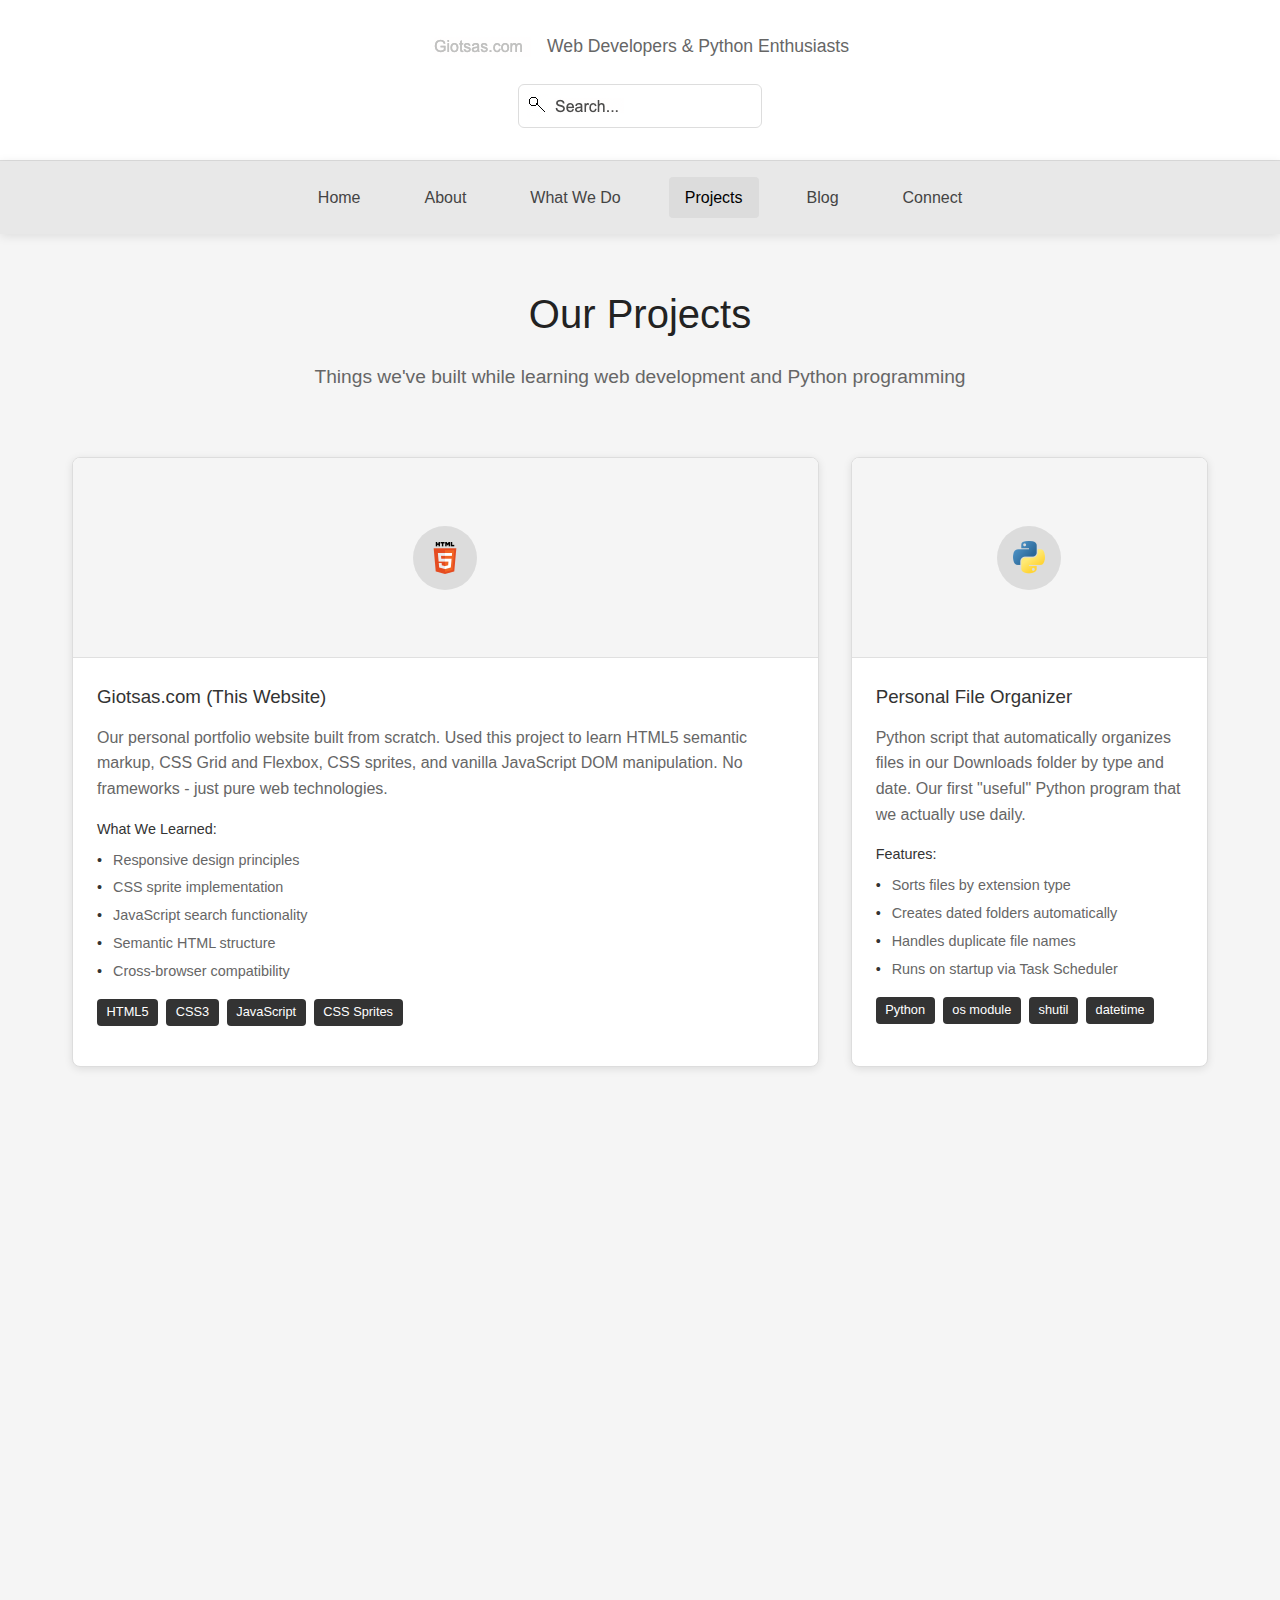
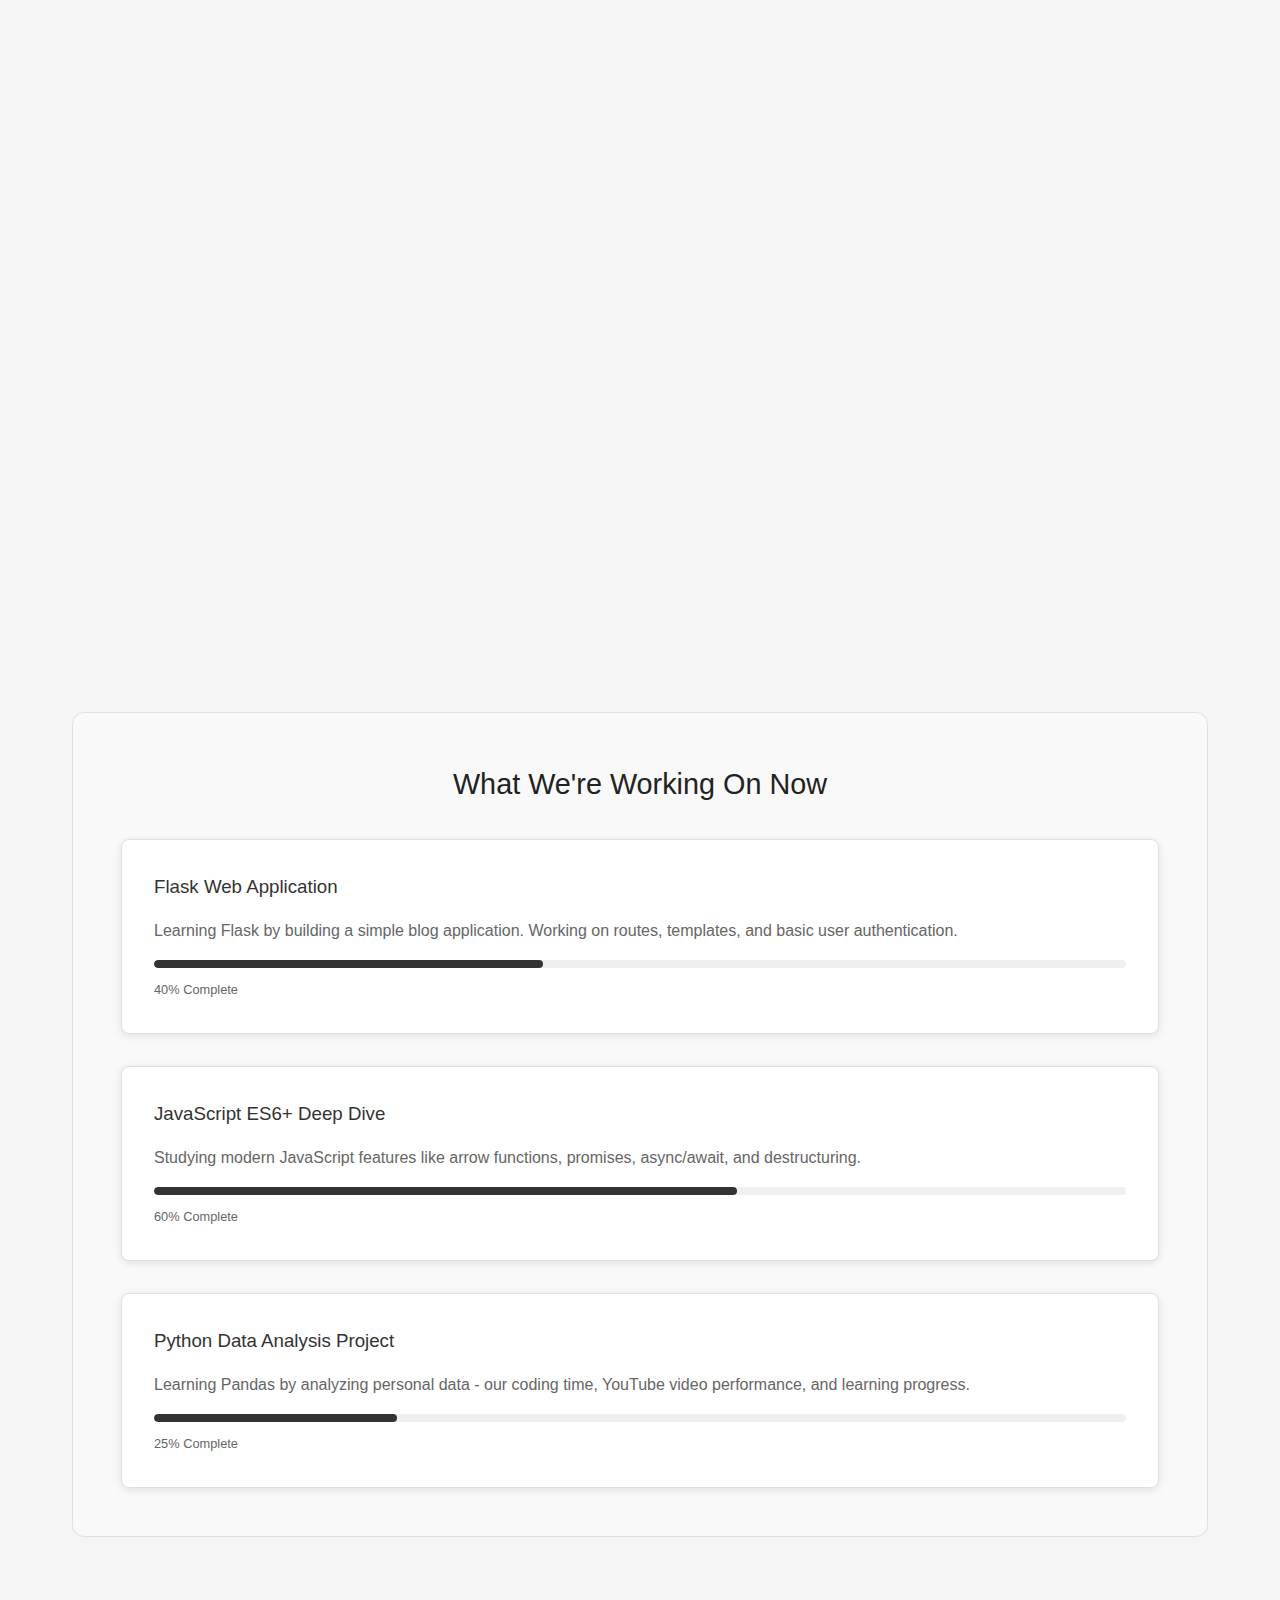
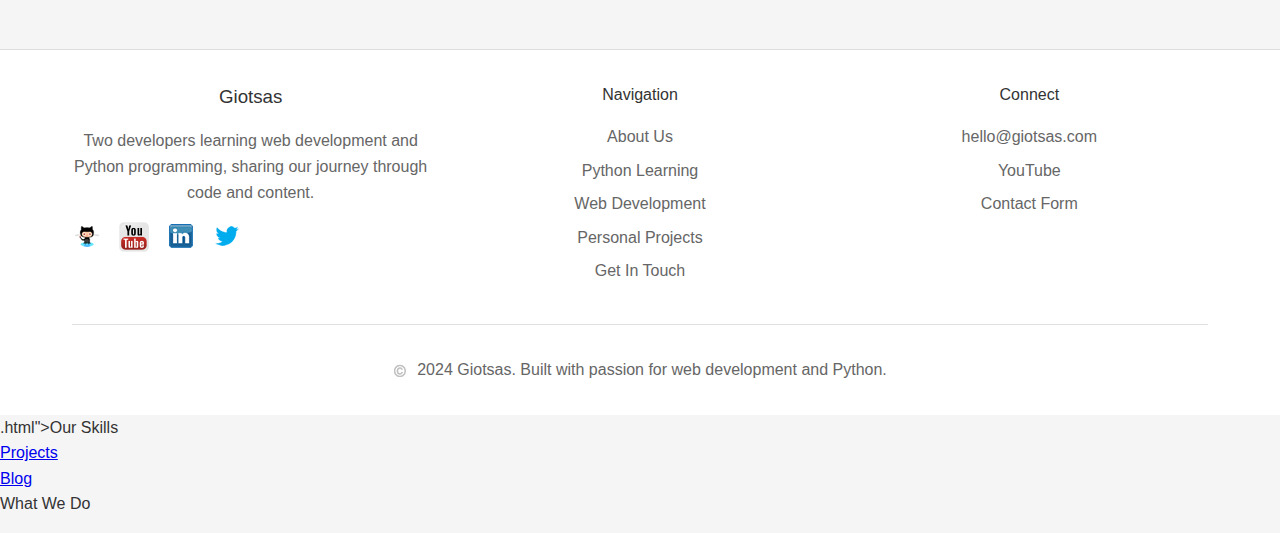
<file: projects.html>
<!DOCTYPE html>
<html lang="en">
<head>
    <meta charset="UTF-8">
    <meta name="viewport" content="width=device-width, initial-scale=1.0">
    <title>Projects - Giotsas</title>
    <link rel="stylesheet" href="styles.css">
    <link rel="stylesheet" href="advanced.css">
</head>
<body>
    <header>
        <div class="header-content">
            <div class="logo-section">
                <div class="sprite sprite-logo"></div>
                <div class="tagline">Web Developers & Python Enthusiasts</div>
            </div>
            <div class="search-container">
                <div class="search-bar">
                    <div class="sprite sprite-search"></div>
                    <input type="text" placeholder="" id="searchInput">
                    <div class="sprite sprite-search-text" id="searchPlaceholder"></div>
                    <div class="search-dropdown" id="searchDropdown"></div>
                </div>
            </div>
        </div>
    </header>

    <nav>
        <div class="nav-content">
            <a href="index.html" class="nav-item">Home</a>
            <a href="about.html" class="nav-item">About</a>
            <a href="skills.html" class="nav-item">What We Do</a>
            <a href="projects.html" class="nav-item active">Projects</a>
            <a href="blog.html" class="nav-item">Blog</a>
            <a href="contact.html" class="nav-item">Connect</a>
        </div>
    </nav>

    <main>
        <section class="page-header">
            <h1>Our Projects</h1>
            <p>Things we've built while learning web development and Python programming</p>
        </section>

        <section class="projects-showcase">
            <div class="projects-grid">
                <div class="project-card featured">
                    <div class="project-image">
                        <div class="project-placeholder">
                            <div class="sprite-webdev sprite-html-5-icon"></div>
                        </div>
                    </div>
                    <div class="project-content">
                        <h3>Giotsas.com (This Website)</h3>
                        <p>Our personal portfolio website built from scratch. Used this project to learn HTML5 semantic markup, CSS Grid and Flexbox, CSS sprites, and vanilla JavaScript DOM manipulation. No frameworks - just pure web technologies.</p>
                        
                        <div class="project-details">
                            <h4>What We Learned:</h4>
                            <ul>
                                <li>Responsive design principles</li>
                                <li>CSS sprite implementation</li>
                                <li>JavaScript search functionality</li>
                                <li>Semantic HTML structure</li>
                                <li>Cross-browser compatibility</li>
                            </ul>
                        </div>

                        <div class="project-tech">
                            <span>HTML5</span>
                            <span>CSS3</span>
                            <span>JavaScript</span>
                            <span>CSS Sprites</span>
                        </div>
                    </div>
                </div>

                <div class="project-card">
                    <div class="project-image">
                        <div class="project-placeholder">
                            <div class="sprite sprite-python-icon"></div>
                        </div>
                    </div>
                    <div class="project-content">
                        <h3>Personal File Organizer</h3>
                        <p>Python script that automatically organizes files in our Downloads folder by type and date. Our first "useful" Python program that we actually use daily.</p>
                        
                        <div class="project-details">
                            <h4>Features:</h4>
                            <ul>
                                <li>Sorts files by extension type</li>
                                <li>Creates dated folders automatically</li>
                                <li>Handles duplicate file names</li>
                                <li>Runs on startup via Task Scheduler</li>
                            </ul>
                        </div>

                        <div class="project-tech">
                            <span>Python</span>
                            <span>os module</span>
                            <span>shutil</span>
                            <span>datetime</span>
                        </div>
                    </div>
                </div>

                <div class="project-card">
                    <div class="project-image">
                        <div class="project-placeholder">
                            <div class="sprite sprite-python-icon"></div>
                        </div>
                    </div>
                    <div class="project-content">
                        <h3>Simple Calculator (First Python Project)</h3>
                        <p>Our very first Python project. Started as basic addition, grew into a full calculator with GUI using Tkinter. Taught us Python basics, functions, and simple UI development.</p>
                        
                        <div class="project-details">
                            <h4>Evolution:</h4>
                            <ul>
                                <li>Started as command-line calculator</li>
                                <li>Added GUI with Tkinter</li>
                                <li>Implemented error handling</li>
                                <li>Added scientific functions</li>
                            </ul>
                        </div>

                        <div class="project-tech">
                            <span>Python</span>
                            <span>Tkinter</span>
                            <span>Math module</span>
                        </div>
                    </div>
                </div>

                <div class="project-card">
                    <div class="project-image">
                        <div class="project-placeholder">
                            <div class="sprite-webdev sprite-css3"></div>
                        </div>
                    </div>
                    <div class="project-content">
                        <h3>CSS Animation Experiments</h3>
                        <p>Collection of CSS animations and effects we created while learning advanced CSS. Includes loading spinners, hover effects, and transition animations.</p>
                        
                        <div class="project-tech">
                            <span>CSS3</span>
                            <span>Animations</span>
                            <span>Transforms</span>
                            <span>Keyframes</span>
                        </div>
                    </div>
                </div>

                <div class="project-card">
                    <div class="project-image">
                        <div class="project-placeholder">
                            <div class="sprite sprite-python-icon"></div>
                        </div>
                    </div>
                    <div class="project-content">
                        <h3>Learning Progress Tracker</h3>
                        <p>Python script to track our daily coding time, topics studied, and projects completed. Generates simple reports and helps us stay motivated.</p>
                        
                        <div class="project-tech">
                            <span>Python</span>
                            <span>CSV files</span>
                            <span>datetime</span>
                            <span>Basic charts</span>
                        </div>
                    </div>
                </div>

                <div class="project-card">
                    <div class="project-image">
                        <div class="project-placeholder">
                            <div class="sprite-webdev sprite-js"></div>
                        </div>
                    </div>
                    <div class="project-content">
                        <h3>To-Do List Web App</h3>
                        <p>Simple to-do list built with HTML, CSS, and JavaScript. Uses local storage to save tasks between sessions. First project combining all three web technologies.</p>
                        
                        <div class="project-tech">
                            <span>HTML</span>
                            <span>CSS</span>
                            <span>JavaScript</span>
                            <span>LocalStorage</span>
                        </div>
                    </div>
                </div>
            </div>
        </section>

        <section class="current-work">
            <h2>What We're Working On Now</h2>
            <div class="current-projects">
                <div class="current-project">
                    <h3>Flask Web Application</h3>
                    <p>Learning Flask by building a simple blog application. Working on routes, templates, and basic user authentication.</p>
                    <div class="progress-bar">
                        <div class="progress" style="width: 40%;"></div>
                    </div>
                    <span class="progress-text">40% Complete</span>
                </div>

                <div class="current-project">
                    <h3>JavaScript ES6+ Deep Dive</h3>
                    <p>Studying modern JavaScript features like arrow functions, promises, async/await, and destructuring.</p>
                    <div class="progress-bar">
                        <div class="progress" style="width: 60%;"></div>
                    </div>
                    <span class="progress-text">60% Complete</span>
                </div>

                <div class="current-project">
                    <h3>Python Data Analysis Project</h3>
                    <p>Learning Pandas by analyzing personal data - our coding time, YouTube video performance, and learning progress.</p>
                    <div class="progress-bar">
                        <div class="progress" style="width: 25%;"></div>
                    </div>
                    <span class="progress-text">25% Complete</span>
                </div>
            </div>
        </section>
    </main>

    <footer>
        <div class="footer-content">
            <div class="footer-main">
                <div class="footer-section">
                    <h3>Giotsas</h3>
                    <p>Two developers learning web development and Python programming, sharing our journey through code and content.</p>
                    <div class="footer-social">
                        <a href="https://github.com/giotsas" title="GitHub"><div class="sprite-social sprite-github"></div></a>
                        <a href="https://youtube.com/@giotsas" title="YouTube"><div class="sprite-social sprite-youtube"></div></a>
                        <a href="https://linkedin.com/in/giotsas" title="LinkedIn"><div class="sprite-social sprite-linkedin"></div></a>
                        <a href="https://twitter.com/giotsas" title="Twitter"><div class="sprite-social sprite-twitter"></div></a>
                    </div>
                </div>
                <div class="footer-section">
                    <h4>Navigation</h4>
                    <ul>
                        <li><a href="about.html">About Us</a></li>
                        <li><a href="skills.html#python">Python Learning</a></li>
                        <li><a href="skills.html#web">Web Development</a></li>
                        <li><a href="projects.html">Personal Projects</a></li>
                        <li><a href="contact.html">Get In Touch</a></li>
                    </ul>
                </div>
                <div class="footer-section">
                    <h4>Connect</h4>
                    <ul>
                        <li><a href="mailto:hello@giotsas.com">hello@giotsas.com</a></li>
                        <li><a href="https://youtube.com/@giotsas">YouTube</a></li>
                        <li><a href="contact.html">Contact Form</a></li>
                    </ul>
                </div>
            </div>
            <div class="footer-bottom">
                <div class="copyright-section">
                    <div class="sprite sprite-copyright"></div>
                    <span>2024 Giotsas. Built with passion for web development and Python.</span>
                </div>
            </div>
        </div>
    </footer>

    <script src="script.js"></script>
    <script src="advanced.js"></script>
</body>
</html>.html">Our Skills</a></li>
                        <li><a href="projects.html">Projects</a></li>
                        <li><a href="blog.html">Blog</a></li>
                    </ul>
                </div>
                <div class="footer-section">
                    <h4>What We Do</h4>
                    <ul>
                        <li><a href="skills
</file>
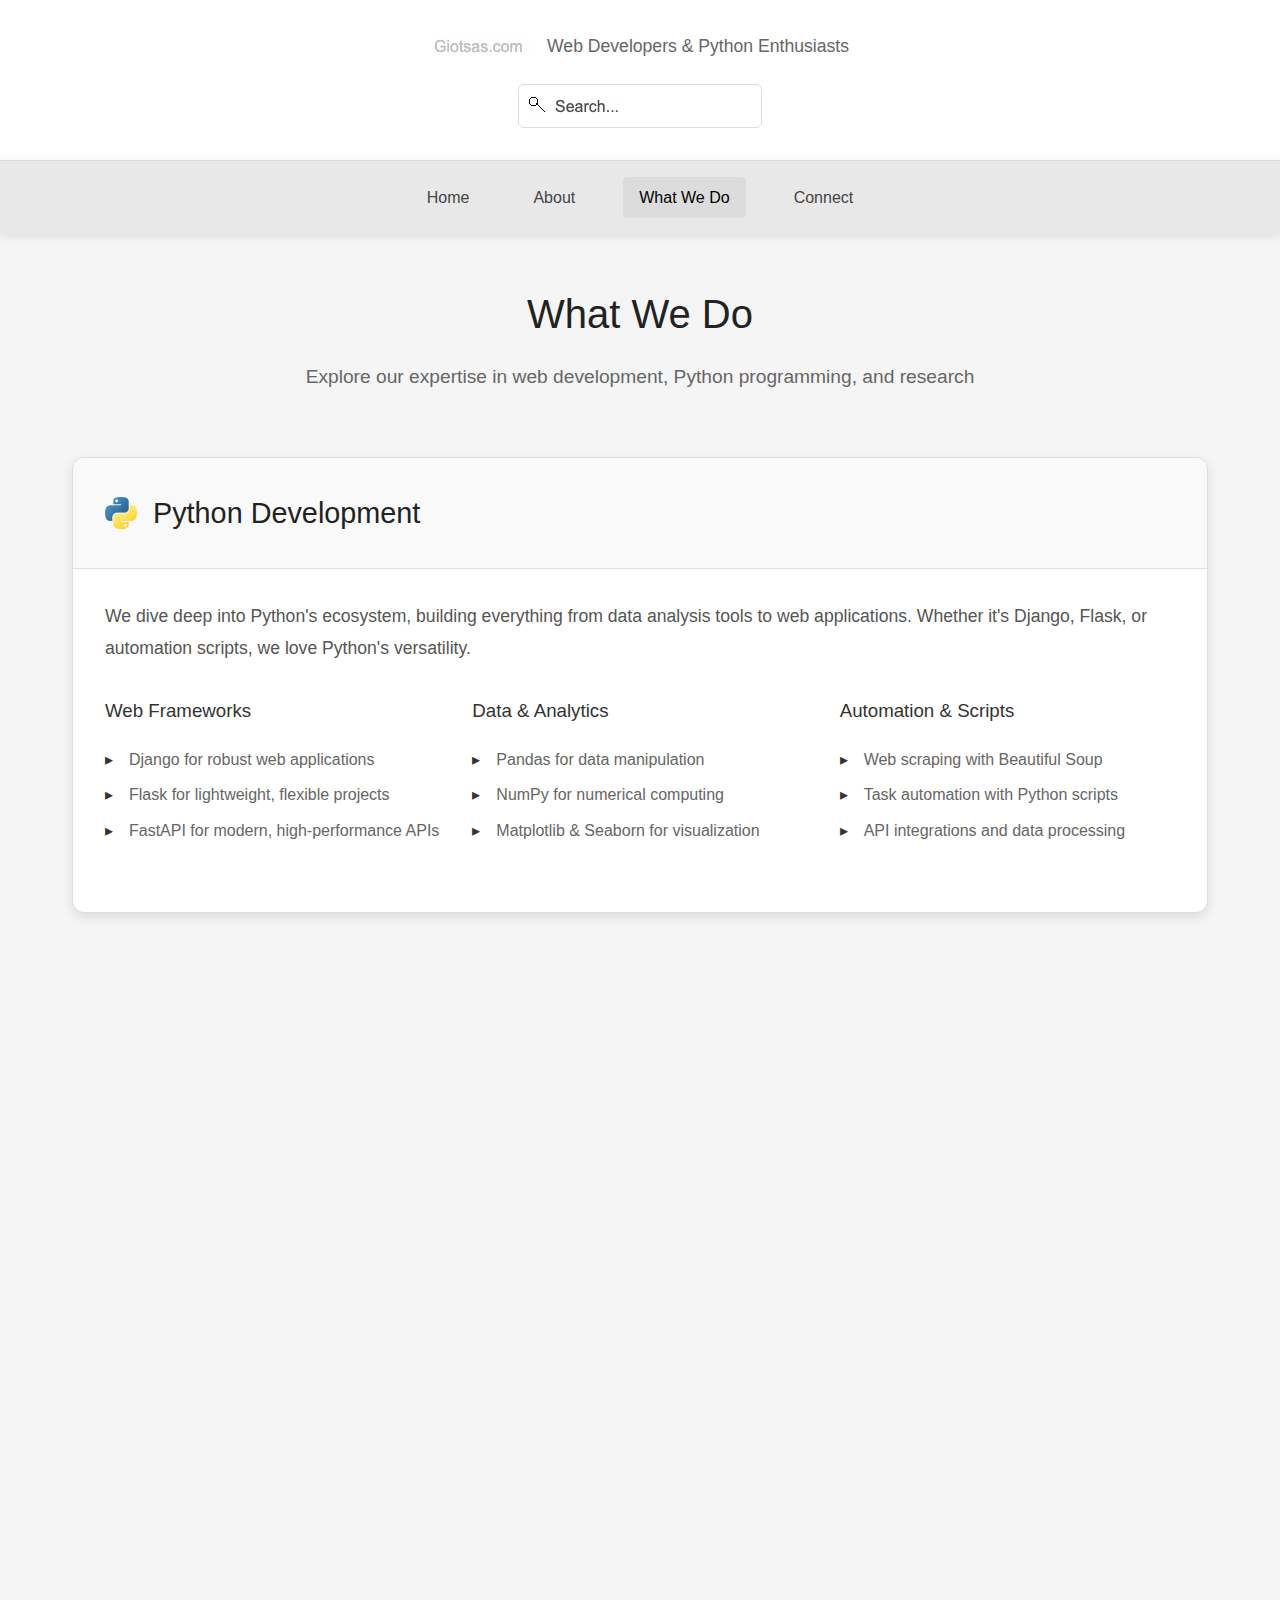
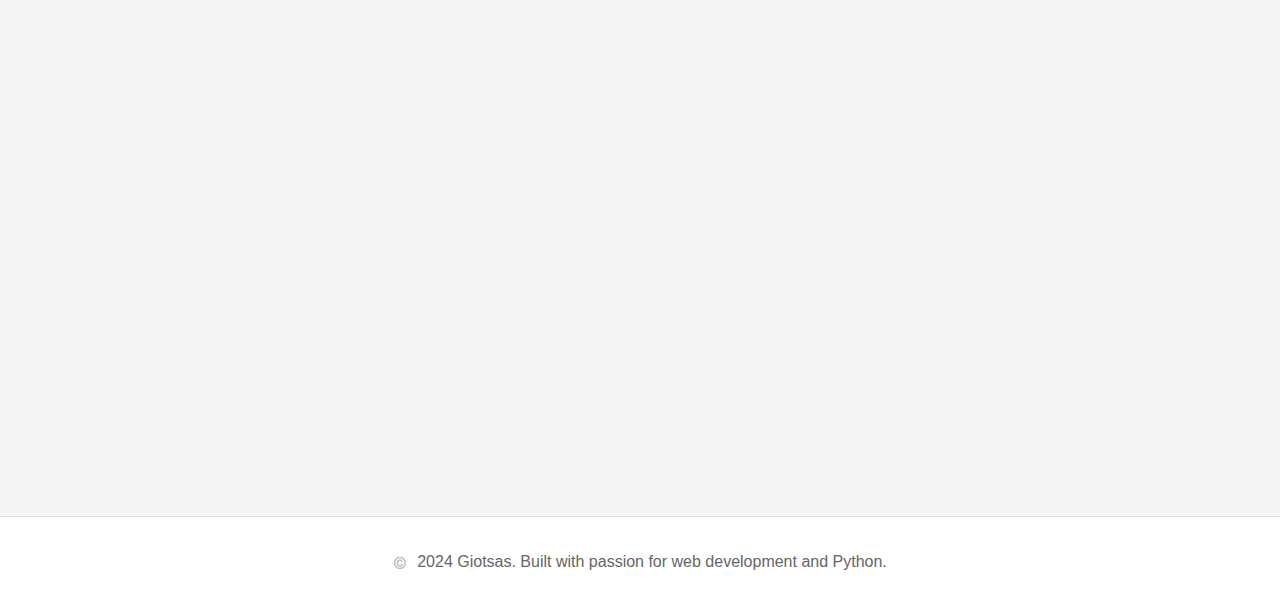
<file: skills.html>
<!DOCTYPE html>
<html lang="en">
<head>
    <meta charset="UTF-8">
    <meta name="viewport" content="width=device-width, initial-scale=1.0">
    <title>What We Do - Giotsas</title>
    <link rel="stylesheet" href="styles.css">
</head>
<body>
    <header>
        <div class="header-content">
            <div class="logo-section">
                <div class="sprite sprite-logo"></div>
                <div class="tagline">Web Developers & Python Enthusiasts</div>
            </div>
            <div class="search-container">
                <div class="search-bar">
                    <div class="sprite sprite-search"></div>
                    <input type="text" placeholder="">
                    <div class="sprite sprite-search-text"></div>
                </div>
            </div>
        </div>
    </header>

    <nav>
        <div class="nav-content">
            <a href="index.html" class="nav-item">Home</a>
            <a href="about.html" class="nav-item">About</a>
            <a href="skills.html" class="nav-item active">What We Do</a>
            <a href="contact.html" class="nav-item">Connect</a>
        </div>
    </nav>

    <main>
        <section class="page-header">
            <h1>What We Do</h1>
            <p>Explore our expertise in web development, Python programming, and research</p>
        </section>

        <section class="skills-detailed">
            <div class="skill-detail" id="python">
                <div class="skill-header">
                    <div class="sprite sprite-python-icon"></div>
                    <h2>Python Development</h2>
                </div>
                <div class="skill-content">
                    <p>We dive deep into Python's ecosystem, building everything from data analysis tools to web applications. Whether it's Django, Flask, or automation scripts, we love Python's versatility.</p>
                    
                    <div class="skill-categories">
                        <div class="category">
                            <h3>Web Frameworks</h3>
                            <ul>
                                <li>Django for robust web applications</li>
                                <li>Flask for lightweight, flexible projects</li>
                                <li>FastAPI for modern, high-performance APIs</li>
                            </ul>
                        </div>
                        
                        <div class="category">
                            <h3>Data & Analytics</h3>
                            <ul>
                                <li>Pandas for data manipulation</li>
                                <li>NumPy for numerical computing</li>
                                <li>Matplotlib & Seaborn for visualization</li>
                            </ul>
                        </div>
                        
                        <div class="category">
                            <h3>Automation & Scripts</h3>
                            <ul>
                                <li>Web scraping with Beautiful Soup</li>
                                <li>Task automation with Python scripts</li>
                                <li>API integrations and data processing</li>
                            </ul>
                        </div>
                    </div>
                </div>
            </div>

            <div class="skill-detail" id="web">
                <div class="skill-header">
                    <div class="sprite-webdev sprite-html-5-icon"></div>
                    <h2>Web Development</h2>
                </div>
                <div class="skill-content">
                    <p>Creating responsive, modern websites that not only look great but perform exceptionally. We focus on clean code, user experience, and the latest web technologies.</p>
                    
                    <div class="skill-categories">
                        <div class="category">
                            <h3>Frontend Technologies</h3>
                            <ul>
                                <li>HTML5 for semantic structure</li>
                                <li>CSS3 & Sass for styling</li>
                                <li>JavaScript ES6+ for interactivity</li>
                                <li>React.js for component-based UIs</li>
                            </ul>
                        </div>
                        
                        <div class="category">
                            <h3>Backend Development</h3>
                            <ul>
                                <li>Node.js server-side development</li>
                                <li>RESTful API design and implementation</li>
                                <li>Database design and optimization</li>
                                <li>Authentication and security</li>
                            </ul>
                        </div>
                        
                        <div class="category">
                            <h3>Tools & Workflow</h3>
                            <ul>
                                <li>Git version control</li>
                                <li>Webpack & build tools</li>
                                <li>Testing frameworks</li>
                                <li>Performance optimization</li>
                            </ul>
                        </div>
                    </div>

                    <div class="tech-icons">
                        <div class="sprite-webdev sprite-html-5-icon"></div>
                        <div class="sprite-webdev sprite-css3"></div>
                        <div class="sprite-webdev sprite-js"></div>
                    </div>
                </div>
            </div>

            <div class="skill-detail" id="research">
                <div class="skill-header">
                    <div class="sprite sprite-blue-box"></div>
                    <h2>Research</h2>
                </div>
                <div class="skill-content">
                    <p>Every project is a puzzle waiting to be solved. We enjoy breaking down complex challenges into manageable solutions, always learning and growing along the way.</p>
                    
                    <div class="skill-categories">
                        <div class="category">
                            <h3>Problem Analysis</h3>
                            <ul>
                                <li>Requirements gathering and analysis</li>
                                <li>Technology stack evaluation</li>
                                <li>Performance bottleneck identification</li>
                                <li>User experience research</li>
                            </ul>
                        </div>
                        
                        <div class="category">
                            <h3>Innovation</h3>
                            <ul>
                                <li>Exploring emerging technologies</li>
                                <li>Prototyping new solutions</li>
                                <li>A/B testing and optimization</li>
                                <li>Continuous learning and adaptation</li>
                            </ul>
                        </div>
                        
                        <div class="category">
                            <h3>Documentation</h3>
                            <ul>
                                <li>Technical documentation</li>
                                <li>Code review and best practices</li>
                                <li>Knowledge sharing through tutorials</li>
                                <li>Open source contributions</li>
                            </ul>
                        </div>
                    </div>
                </div>
            </div>
        </section>
    </main>

    <footer>
        <div class="footer-content">
            <div class="copyright-section">
                <div class="sprite sprite-copyright"></div>
                <span>2024 Giotsas. Built with passion for web development and Python.</span>
            </div>
        </div>
    </footer>

    <script src="script.js"></script>
</body>
</html>
</file>
<file: styles.css>
* {
    margin: 0;
    padding: 0;
    box-sizing: border-box;
}

body {
    font-family: 'Segoe UI', Tahoma, Geneva, Verdana, sans-serif;
    background: #f5f5f5;
    color: #333333;
    line-height: 1.6;
}

/* Sprite Styles */
.sprite {
    background-image: url(websprites.png);
    background-repeat: no-repeat;
    display: block;
}

.sprite-YTSUB { width: 120px; height: 52px; background-position: -5px -5px; }
.sprite-black-box-no-fill { width: 16px; height: 15px; background-position: -135px -5px; }
.sprite-blue-box { width: 16px; height: 15px; background-position: -135px -30px; }
.sprite-close { width: 14px; height: 22px; background-position: -135px -55px; }
.sprite-copyright { width: 16px; height: 15px; background-position: -5px -87px; }
.sprite-giotsas { width: 48px; height: 48px; background-position: -31px -67px; }
.sprite-green-box { width: 16px; height: 15px; background-position: -89px -87px; }
.sprite-horizontalline { width: 14px; height: 22px; background-position: -115px -87px; }
.sprite-logo { width: 100px; height: 21px; background-position: -5px -125px; }
.sprite-python-icon { width: 32px; height: 33px; background-position: -115px -119px; }
.sprite-search { width: 22px; height: 24px; background-position: -161px -5px; }
.sprite-search-text { width: 70px; height: 15px; background-position: -5px -156px; }
.sprite-trademarkicon { width: 16px; height: 15px; background-position: -161px -39px; }

.sprite-webdev {
    background-image: url(webdev-assets.png);
    background-repeat: no-repeat;
    display: block;
}

.sprite-css3 { width: 32px; height: 45px; background-position: -5px -5px; }
.sprite-html-5-icon { width: 32px; height: 32px; background-position: -47px -5px; }
.sprite-js { width: 32px; height: 35px; background-position: -47px -47px; }

.sprite-social {
    background-image: url(socialicns.png);
    background-repeat: no-repeat;
    display: inline-block;
    transition: opacity 0.3s ease;
}

.sprite-social:hover {
    opacity: 0.7;
}

.sprite-github { width: 30px; height: 30px; background-position: -5px -5px; }
.sprite-gmail { width: 30px; height: 30px; background-position: -45px -5px; }
.sprite-linkedin { width: 30px; height: 30px; background-position: -5px -45px; }
.sprite-twitter { width: 30px; height: 30px; background-position: -45px -45px; }
.sprite-youtube { width: 32px; height: 32px; background-position: -85px -5px; }

/* Resource sprites */
.sprite-resources {
    background-image: url(blog-sources.png);
    background-repeat: no-repeat;
    display: inline-block;
}

.sprite-mdn { width: 32px; height: 10px; background-position: -5px -5px; }
.sprite-pydocs { width: 32px; height: 10px; background-position: -5px -25px; }
.sprite-reddit { width: 32px; height: 10px; background-position: -5px -45px; }
.sprite-stackover { width: 32px; height: 32px; background-position: -47px -5px; }
.sprite-w3schools { width: 32px; height: 30px; background-position: -47px -47px; }

/* Header */
header {
    background: #ffffff;
    padding: 2rem 0;
    text-align: center;
    border-bottom: 1px solid #ddd;
}

.header-content {
    max-width: 1200px;
    margin: 0 auto;
    padding: 0 2rem;
}

.logo-section {
    display: flex;
    align-items: center;
    justify-content: center;
    gap: 1rem;
    margin-bottom: 1rem;
}

.logo-section .sprite-logo {
    order: -1;
}

.logo-section .tagline {
    margin: 0;
}

.tagline {
    color: #666;
    font-size: 1.1rem;
    margin-top: 0.5rem;
}

.search-container {
    display: flex;
    align-items: center;
    justify-content: center;
    gap: 0.5rem;
    margin-top: 1.5rem;
}

.search-bar {
    display: flex;
    align-items: center;
    background: #ffffff;
    border: 1px solid #ddd;
    border-radius: 6px;
    padding: 0.5rem;
    gap: 0.5rem;
    position: relative;
}

.search-bar input {
    border: none;
    outline: none;
    background: transparent;
    padding: 0.3rem;
    font-size: 0.9rem;
    color: #333;
    flex: 1;
}

.search-bar input::placeholder {
    color: #999;
}

.sprite-search-text {
    position: absolute;
    left: 35px;
    pointer-events: none;
    opacity: 0.7;
}

.search-bar input:focus + .sprite-search-text,
.search-bar input:not(:placeholder-shown) + .sprite-search-text {
    display: none;
}

/* Navigation */
nav {
    background: #e8e8e8;
    padding: 1rem 0;
    box-shadow: 0 2px 10px rgba(0,0,0,0.1);
}

.nav-content {
    max-width: 1200px;
    margin: 0 auto;
    padding: 0 2rem;
    display: flex;
    justify-content: center;
    gap: 2rem;
}

.nav-item {
    color: #444;
    text-decoration: none;
    padding: 0.5rem 1rem;
    transition: color 0.3s ease;
    border-radius: 4px;
}

.nav-item:hover,
.nav-item.active {
    color: #000;
    background: rgba(0,0,0,0.05);
}

/* Main Content */
main {
    max-width: 1200px;
    margin: 0 auto;
    padding: 3rem 2rem;
}

/* Page Headers */
.page-header {
    text-align: center;
    margin-bottom: 4rem;
}

.page-header h1 {
    font-size: 2.5rem;
    color: #222;
    margin-bottom: 1rem;
    font-weight: 300;
}

.page-header p {
    font-size: 1.2rem;
    color: #666;
}

/* Hero Section (Home Page) */
.hero-section {
    text-align: center;
    margin-bottom: 4rem;
}

.hero-section h1 {
    font-size: 2.5rem;
    color: #222;
    margin-bottom: 1rem;
    font-weight: 300;
}

.hero-section p {
    font-size: 1.2rem;
    color: #555;
    max-width: 800px;
    margin: 0 auto 2rem;
    line-height: 1.8;
}

.cta-buttons {
    display: flex;
    gap: 1rem;
    justify-content: center;
    margin-top: 2rem;
}

.cta-button {
    padding: 0.8rem 2rem;
    border-radius: 6px;
    text-decoration: none;
    font-weight: 500;
    transition: all 0.3s ease;
}

.cta-button.primary {
    background: #333;
    color: white;
}

.cta-button.primary:hover {
    background: #555;
}

.cta-button.secondary {
    background: transparent;
    color: #333;
    border: 2px solid #333;
}

.cta-button.secondary:hover {
    background: #333;
    color: white;
}

/* Preview Section (Home Page) */
.preview-section {
    margin: 4rem 0;
}

.preview-cards {
    display: grid;
    grid-template-columns: repeat(auto-fit, minmax(300px, 1fr));
    gap: 2rem;
}

.preview-card {
    background: #ffffff;
    padding: 2rem;
    border-radius: 8px;
    border: 1px solid #ddd;
    text-align: center;
    transition: transform 0.3s ease;
    box-shadow: 0 2px 8px rgba(0,0,0,0.1);
}

.preview-card:hover {
    transform: translateY(-5px);
}

.preview-card h3 {
    color: #222;
    margin: 1rem 0;
    font-weight: 400;
}

.preview-card p {
    color: #666;
    line-height: 1.6;
    margin-bottom: 1rem;
}

.preview-card a {
    color: #333;
    text-decoration: none;
    font-weight: 500;
}

.preview-card a:hover {
    text-decoration: underline;
}

/* About Page Styles */
.about-content {
    display: grid;
    gap: 4rem;
}

.about-main {
    display: grid;
    grid-template-columns: 2fr 1fr;
    gap: 3rem;
    align-items: start;
}

.about-text h2 {
    color: #222;
    font-size: 1.8rem;
    margin-bottom: 1rem;
    font-weight: 300;
}

.about-text p {
    color: #555;
    font-size: 1.1rem;
    line-height: 1.8;
    margin-bottom: 1.5rem;
}

.about-stats {
    display: grid;
    gap: 1.5rem;
}

.stat-card {
    background: #ffffff;
    padding: 1.5rem;
    border-radius: 8px;
    border: 1px solid #ddd;
    text-align: center;
    box-shadow: 0 2px 8px rgba(0,0,0,0.1);
}

.stat-number {
    font-size: 2rem;
    font-weight: bold;
    color: #333;
    margin: 0.5rem 0;
}

.stat-label {
    color: #666;
    font-size: 0.9rem;
}

.journey-section {
    background: #f9f9f9;
    padding: 3rem;
    border-radius: 12px;
    border: 1px solid #e0e0e0;
}

.journey-section h2 {
    color: #222;
    font-size: 1.8rem;
    margin-bottom: 2rem;
    font-weight: 300;
    text-align: center;
}

.timeline {
    position: relative;
    max-width: 800px;
    margin: 0 auto;
}

.timeline::before {
    content: '';
    position: absolute;
    left: 50%;
    top: 0;
    bottom: 0;
    width: 2px;
    background: #ddd;
    transform: translateX(-50%);
}

.timeline-item {
    position: relative;
    margin-bottom: 2rem;
    display: flex;
    align-items: center;
}

.timeline-item:nth-child(odd) {
    flex-direction: row;
}

.timeline-item:nth-child(even) {
    flex-direction: row-reverse;
}

.timeline-marker {
    position: absolute;
    left: 50%;
    width: 12px;
    height: 12px;
    background: #333;
    border-radius: 50%;
    transform: translateX(-50%);
    z-index: 2;
}

.timeline-content {
    background: #ffffff;
    padding: 1.5rem;
    border-radius: 8px;
    border: 1px solid #ddd;
    width: 45%;
    box-shadow: 0 2px 8px rgba(0,0,0,0.1);
}

.timeline-content h3 {
    color: #333;
    margin-bottom: 0.5rem;
    font-weight: 500;
}

.timeline-content p {
    color: #666;
    line-height: 1.6;
}

/* Skills Page Styles */
.skills-detailed {
    display: grid;
    gap: 4rem;
}

.skill-detail {
    background: #ffffff;
    border-radius: 12px;
    border: 1px solid #ddd;
    overflow: hidden;
    box-shadow: 0 4px 12px rgba(0,0,0,0.1);
}

.skill-header {
    background: #f9f9f9;
    padding: 2rem;
    display: flex;
    align-items: center;
    gap: 1rem;
    border-bottom: 1px solid #e0e0e0;
}

.skill-header h2 {
    color: #222;
    font-size: 1.8rem;
    font-weight: 300;
}

.skill-content {
    padding: 2rem;
}

.skill-content > p {
    color: #555;
    font-size: 1.1rem;
    line-height: 1.8;
    margin-bottom: 2rem;
}

.skill-categories {
    display: grid;
    grid-template-columns: repeat(auto-fit, minmax(250px, 1fr));
    gap: 2rem;
    margin-bottom: 2rem;
}

.category h3 {
    color: #333;
    margin-bottom: 1rem;
    font-weight: 500;
}

.category ul {
    list-style: none;
}

.category li {
    color: #666;
    padding: 0.3rem 0;
    position: relative;
    padding-left: 1.5rem;
}

.category li::before {
    content: '▸';
    position: absolute;
    left: 0;
    color: #333;
}

.tech-icons {
    display: flex;
    gap: 1rem;
    justify-content: center;
    margin-top: 2rem;
}

/* Contact Page Styles */
.social-header {
    display: flex;
    align-items: center;
    justify-content: center;
    gap: 1rem;
    margin-bottom: 1rem;
}

.contact-content {
    display: grid;
    gap: 4rem;
}

.contact-intro {
    text-align: center;
    max-width: 800px;
    margin: 0 auto;
}

.contact-intro h2 {
    color: #222;
    font-size: 1.8rem;
    margin-bottom: 1rem;
    font-weight: 300;
}

.contact-intro p {
    color: #555;
    font-size: 1.1rem;
    line-height: 1.8;
}

.contact-grid {
    display: grid;
    grid-template-columns: repeat(auto-fit, minmax(300px, 1fr));
    gap: 2rem;
}

.contact-card {
    background: #ffffff;
    padding: 2rem;
    border-radius: 8px;
    border: 1px solid #ddd;
    text-align: center;
    transition: transform 0.3s ease;
    box-shadow: 0 2px 8px rgba(0,0,0,0.1);
}

.contact-card:hover {
    transform: translateY(-5px);
}

.contact-card.primary {
    border-color: #333;
    background: #fafafa;
}

.contact-card h3 {
    color: #222;
    margin: 1rem 0;
    font-weight: 400;
}

.contact-card p {
    color: #666;
    line-height: 1.6;
    margin-bottom: 1.5rem;
}

.contact-link {
    color: #333;
    text-decoration: none;
    font-weight: 500;
    padding: 0.5rem 1rem;
    border: 1px solid #333;
    border-radius: 4px;
    display: inline-block;
    transition: all 0.3s ease;
}

.contact-link:hover {
    background: #333;
    color: white;
}

/* Contact Form */
.contact-form-section {
    background: #f9f9f9;
    padding: 3rem;
    border-radius: 12px;
    border: 1px solid #e0e0e0;
}

.contact-form-section h2 {
    color: #222;
    font-size: 1.8rem;
    margin-bottom: 2rem;
    font-weight: 300;
    text-align: center;
}

.contact-form {
    max-width: 600px;
    margin: 0 auto;
}

.form-row {
    display: grid;
    grid-template-columns: 1fr 1fr;
    gap: 1rem;
}

.form-group {
    margin-bottom: 1.5rem;
}

.form-group label {
    display: block;
    margin-bottom: 0.5rem;
    color: #333;
    font-weight: 500;
}

.form-group input,
.form-group select,
.form-group textarea {
    width: 100%;
    padding: 0.8rem;
    border: 1px solid #ddd;
    border-radius: 4px;
    font-size: 1rem;
    font-family: inherit;
    background: #ffffff;
}

.form-group input:focus,
.form-group select:focus,
.form-group textarea:focus {
    outline: none;
    border-color: #333;
}

.submit-btn {
    background: #333;
    color: white;
    border: none;
    padding: 1rem 2rem;
    border-radius: 6px;
    font-size: 1rem;
    font-weight: 500;
    cursor: pointer;
    display: flex;
    align-items: center;
    gap: 0.5rem;
    margin: 0 auto;
    transition: background 0.3s ease;
}

.submit-btn:hover {
    background: #555;
}

/* Footer */
footer {
    background: #ffffff;
    padding: 2rem 0;
    border-top: 1px solid #ddd;
    text-align: center;
}

.footer-content {
    max-width: 1200px;
    margin: 0 auto;
    padding: 0 2rem;
    color: #666;
}

.copyright-section {
    display: flex;
    align-items: center;
    justify-content: center;
    gap: 0.5rem;
}

/* Responsive Design */
@media (max-width: 768px) {
    .nav-content {
        flex-direction: column;
        gap: 1rem;
    }

    .about-main {
        grid-template-columns: 1fr;
    }

    .skill-categories {
        grid-template-columns: 1fr;
    }

    .contact-grid {
        grid-template-columns: 1fr;
    }

    .form-row {
        grid-template-columns: 1fr;
    }

    .timeline::before {
        left: 20px;
    }

    .timeline-item {
        flex-direction: row !important;
    }

    .timeline-marker {
        left: 20px;
    }

    .timeline-content {
        width: calc(100% - 50px);
        margin-left: 50px;
    }

    .cta-buttons {
        flex-direction: column;
        align-items: center;
    }

    main {
        padding: 2rem 1rem;
    }
}-section {
    background: #f9f9f9;
    padding: 3rem;
    border-radius: 12px;
    border: 1px solid #e0e0e0;
}

.journey-section h2 {
    color: #222;
    font-size: 1.8rem;
    margin-bottom: 2rem;
    font-weight: 300;
    text-align: center;
}

.timeline {
    position: relative;
    max-width: 800px;
    margin: 0 auto;
}

.timeline::before {
    content: '';
    position: absolute;
    left: 50%;
    top: 0;
    bottom: 0;
    width: 2px;
    background: #ddd;
    transform: translateX(-50%);
}

.timeline-item {
    position: relative;
    margin-bottom: 2rem;
    display: flex;
    align-items: center;
}

.timeline-item:nth-child(odd) {
    flex-direction: row;
}

.timeline-item:nth-child(even) {
    flex-direction: row-reverse;
}

.timeline-marker {
    position: absolute;
    left: 50%;
    width: 12px;
    height: 12px;
    background: #333;
    border-radius: 50%;
    transform: translateX(-50%);
    z-index: 2;
}

.timeline-content {
    background: #ffffff;
    padding: 1.5rem;
    border-radius: 8px;
    border: 1px solid #ddd;
    width: 45%;
    box-shadow: 0 2px 8px rgba(0,0,0,0.1);
}

.timeline-content h3 {
    color: #333;
    margin-bottom: 0.5rem;
    font-weight: 500;
}

.timeline-content p {
    color: #666;
    line-height: 1.6;
}

/* Skills Page Styles */
.skills-detailed {
    display: grid;
    gap: 4rem;
}

.skill-detail {
    background: #ffffff;
    border-radius: 12px;
    border: 1px solid #ddd;
    overflow: hidden;
    box-shadow: 0 4px 12px rgba(0,0,0,0.1);
}

.skill-header {
    background: #f9f9f9;
    padding: 2rem;
    display: flex;
    align-items: center;
    gap: 1rem;
    border-bottom: 1px solid #e0e0e0;
}

.skill-header h2 {
    color: #222;
    font-size: 1.8rem;
    font-weight: 300;
}

.skill-content {
    padding: 2rem;
}

.skill-content > p {
    color: #555;
    font-size: 1.1rem;
    line-height: 1.8;
    margin-bottom: 2rem;
}

.skill-categories {
    display: grid;
    grid-template-columns: repeat(auto-fit, minmax(250px, 1fr));
    gap: 2rem;
    margin-bottom: 2rem;
}

.category h3 {
    color: #333;
    margin-bottom: 1rem;
    font-weight: 500;
}

.category ul {
    list-style: none;
}

.category li {
    color: #666;
    padding: 0.3rem 0;
    position: relative;
    padding-left: 1.5rem;
}

.category li::before {
    content: '▸';
    position: absolute;
    left: 0;
    color: #333;
}

.tech-icons {
    display: flex;
    gap: 1rem;
    justify-content: center;
    margin-top: 2rem;
}

/* Contact Page Styles */
.social-header {
    display: flex;
    align-items: center;
    justify-content: center;
    gap: 1rem;
    margin-bottom: 1rem;
}

.contact-content {
    display: grid;
    gap: 4rem;
}

.contact-intro {
    text-align: center;
    max-width: 800px;
    margin: 0 auto;
}

.contact-intro h2 {
    color: #222;
    font-size: 1.8rem;
    margin-bottom: 1rem;
    font-weight: 300;
}

.contact-intro p {
    color: #555;
    font-size: 1.1rem;
    line-height: 1.8;
}

.contact-grid {
    display: grid;
    grid-template-columns: repeat(auto-fit, minmax(300px, 1fr));
    gap: 2rem;
}

.contact-card {
    background: #ffffff;
    padding: 2rem;
    border-radius: 8px;
    border: 1px solid #ddd;
    text-align: center;
    transition: transform 0.3s ease;
    box-shadow: 0 2px 8px rgba(0,0,0,0.1);
}

.contact-card:hover {
    transform: translateY(-5px);
}

.contact-card.primary {
    border-color: #333;
    background: #fafafa;
}

.contact-card h3 {
    color: #222;
    margin: 1rem 0;
    font-weight: 400;
}

.contact-card p {
    color: #666;
    line-height: 1.6;
    margin-bottom: 1.5rem;
}

.contact-link {
    color: #333;
    text-decoration: none;
    font-weight: 500;
    padding: 0.5rem 1rem;
    border: 1px solid #333;
    border-radius: 4px;
    display: inline-block;
    transition: all 0.3s ease;
}

.contact-link:hover {
    background: #333;
    color: white;
}

/* Contact Form */
.contact-form-section {
    background: #f9f9f9;
    padding: 3rem;
    border-radius: 12px;
    border: 1px solid #e0e0e0;
}

.contact-form-section h2 {
    color: #222;
    font-size: 1.8rem;
    margin-bottom: 2rem;
    font-weight: 300;
    text-align: center;
}

.contact-form {
    max-width: 600px;
    margin: 0 auto;
}

.form-row {
    display: grid;
    grid-template-columns: 1fr 1fr;
    gap: 1rem;
}

.form-group {
    margin-bottom: 1.5rem;
}

.form-group label {
    display: block;
    margin-bottom: 0.5rem;
    color: #333;
    font-weight: 500;
}

.form-group input,
.form-group select,
.form-group textarea {
    width: 100%;
    padding: 0.8rem;
    border: 1px solid #ddd;
    border-radius: 4px;
    font-size: 1rem;
    font-family: inherit;
    background: #ffffff;
}

.form-group input:focus,
.form-group select:focus,
.form-group textarea:focus {
    outline: none;
    border-color: #333;
}

.submit-btn {
    background: #333;
    color: white;
    border: none;
    padding: 1rem 2rem;
    border-radius: 6px;
    font-size: 1rem;
    font-weight: 500;
    cursor: pointer;
    display: flex;
    align-items: center;
    gap: 0.5rem;
    margin: 0 auto;
    transition: background 0.3s ease;
}

.submit-btn:hover {
    background: #555;
}

/* Footer */
footer {
    background: #ffffff;
    padding: 2rem 0;
    border-top: 1px solid #ddd;
    text-align: center;
}

.footer-content {
    max-width: 1200px;
    margin: 0 auto;
    padding: 0 2rem;
    color: #666;
}

.copyright-section {
    display: flex;
    align-items: center;
    justify-content: center;
    gap: 0.5rem;
}

/* Responsive Design */
@media (max-width: 768px) {
    .nav-content {
        flex-direction: column;
        gap: 1rem;
    }

    .about-main {
        grid-template-columns: 1fr;
    }

    .skill-categories {
        grid-template-columns: 1fr;
    }

    .contact-grid {
        grid-template-columns: 1fr;
    }

    .form-row {
        grid-template-columns: 1fr;
    }

    .timeline::before {
        left: 20px;
    }

    .timeline-item {
        flex-direction: row !important;
    }

    .timeline-marker {
        left: 20px;
    }

    .timeline-content {
        width: calc(100% - 50px);
        margin-left: 50px;
    }

    .cta-buttons {
        flex-direction: column;
        align-items: center;
    }

    main {
        padding: 2rem 1rem;
    }
}-section {
    background: #f9f9f9;
    padding: 3rem;
    border-radius: 12px;
    border: 1px solid #e0e0e0;
}

.journey-section h2 {
    color: #222;
    font-size: 1.8rem;
    margin-bottom: 2rem;
    font-weight: 300;
    text-align: center;
}

.timeline {
    position: relative;
    max-width: 800px;
    margin: 0 auto;
}

.timeline::before {
    content: '';
    position: absolute;
    left: 50%;
    top: 0;
    bottom: 0;
    width: 2px;
    background: #ddd;
    transform: translateX(-50%);
}

.timeline-item {
    position: relative;
    margin-bottom: 2rem;
    display: flex;
    align-items: center;
}

.timeline-item:nth-child(odd) {
    flex-direction: row;
}

.timeline-item:nth-child(even) {
    flex-direction: row-reverse;
}

.timeline-marker {
    position: absolute;
    left: 50%;
    width: 12px;
    height: 12px;
    background: #333;
    border-radius: 50%;
    transform: translateX(-50%);
    z-index: 2;
}

.timeline-content {
    background: #ffffff;
    padding: 1.5rem;
    border-radius: 8px;
    border: 1px solid #ddd;
    width: 45%;
    box-shadow: 0 2px 8px rgba(0,0,0,0.1);
}

.timeline-content h3 {
    color: #333;
    margin-bottom: 0.5rem;
    font-weight: 500;
}

.timeline-content p {
    color: #666;
    line-height: 1.6;
}

/* Skills Page Styles */
.skills-detailed {
    display: grid;
    gap: 4rem;
}

.skill-detail {
    background: #ffffff;
    border-radius: 12px;
    border: 1px solid #ddd;
    overflow: hidden;
    box-shadow: 0 4px 12px rgba(0,0,0,0.1);
}

.skill-header {
    background: #f9f9f9;
    padding: 2rem;
    display: flex;
    align-items: center;
    gap: 1rem;
    border-bottom: 1px solid #e0e0e0;
}

.skill-header h2 {
    color: #222;
    font-size: 1.8rem;
    font-weight: 300;
}

.skill-content {
    padding: 2rem;
}

.skill-content > p {
    color: #555;
    font-size: 1.1rem;
    line-height: 1.8;
    margin-bottom: 2rem;
}

.skill-categories {
    display: grid;
    grid-template-columns: repeat(auto-fit, minmax(250px, 1fr));
    gap: 2rem;
    margin-bottom: 2rem;
}

.category h3 {
    color: #333;
    margin-bottom: 1rem;
    font-weight: 500;
}

.category ul {
    list-style: none;
}

.category li {
    color: #666;
    padding: 0.3rem 0;
    position: relative;
    padding-left: 1.5rem;
}

.category li::before {
    content: '▸';
    position: absolute;
    left: 0;
    color: #333;
}

.tech-icons {
    display: flex;
    gap: 1rem;
    justify-content: center;
    margin-top: 2rem;
}

/* Contact Page Styles */
.social-header {
    display: flex;
    align-items: center;
    justify-content: center;
    gap: 1rem;
    margin-bottom: 1rem;
}

.contact-content {
    display: grid;
    gap: 4rem;
}

.contact-intro {
    text-align: center;
    max-width: 800px;
    margin: 0 auto;
}

.contact-intro h2 {
    color: #222;
    font-size: 1.8rem;
    margin-bottom: 1rem;
    font-weight: 300;
}

.contact-intro p {
    color: #555;
    font-size: 1.1rem;
    line-height: 1.8;
}

.contact-grid {
    display: grid;
    grid-template-columns: repeat(auto-fit, minmax(300px, 1fr));
    gap: 2rem;
}

.contact-card {
    background: #ffffff;
    padding: 2rem;
    border-radius: 8px;
    border: 1px solid #ddd;
    text-align: center;
    transition: transform 0.3s ease;
    box-shadow: 0 2px 8px rgba(0,0,0,0.1);
}

.contact-card:hover {
    transform: translateY(-5px);
}

.contact-card.primary {
    border-color: #333;
    background: #fafafa;
}

.contact-card h3 {
    color: #222;
    margin: 1rem 0;
    font-weight: 400;
}

.contact-card p {
    color: #666;
    line-height: 1.6;
    margin-bottom: 1.5rem;
}

.contact-link {
    color: #333;
    text-decoration: none;
    font-weight: 500;
    padding: 0.5rem 1rem;
    border: 1px solid #333;
    border-radius: 4px;
    display: inline-block;
    transition: all 0.3s ease;
}

.contact-link:hover {
    background: #333;
    color: white;
}

/* Contact Form */
.contact-form-section {
    background: #f9f9f9;
    padding: 3rem;
    border-radius: 12px;
    border: 1px solid #e0e0e0;
}

.contact-form-section h2 {
    color: #222;
    font-size: 1.8rem;
    margin-bottom: 2rem;
    font-weight: 300;
    text-align: center;
}

.contact-form {
    max-width: 600px;
    margin: 0 auto;
}

.form-row {
    display: grid;
    grid-template-columns: 1fr 1fr;
    gap: 1rem;
}

.form-group {
    margin-bottom: 1.5rem;
}

.form-group label {
    display: block;
    margin-bottom: 0.5rem;
    color: #333;
    font-weight: 500;
}

.form-group input,
.form-group select,
.form-group textarea {
    width: 100%;
    padding: 0.8rem;
    border: 1px solid #ddd;
    border-radius: 4px;
    font-size: 1rem;
    font-family: inherit;
    background: #ffffff;
}

.form-group input:focus,
.form-group select:focus,
.form-group textarea:focus {
    outline: none;
    border-color: #333;
}

.submit-btn {
    background: #333;
    color: white;
    border: none;
    padding: 1rem 2rem;
    border-radius: 6px;
    font-size: 1rem;
    font-weight: 500;
    cursor: pointer;
    display: flex;
    align-items: center;
    gap: 0.5rem;
    margin: 0 auto;
    transition: background 0.3s ease;
}

.submit-btn:hover {
    background: #555;
}

/* Footer */
footer {
    background: #ffffff;
    padding: 2rem 0;
    border-top: 1px solid #ddd;
    text-align: center;
}

.footer-content {
    max-width: 1200px;
    margin: 0 auto;
    padding: 0 2rem;
    color: #666;
}

.copyright-section {
    display: flex;
    align-items: center;
    justify-content: center;
    gap: 0.5rem;
}

/* Responsive Design */
@media (max-width: 768px) {
    .nav-content {
        flex-direction: column;
        gap: 1rem;
    }

    .about-main {
        grid-template-columns: 1fr;
    }

    .skill-categories {
        grid-template-columns: 1fr;
    }

    .contact-grid {
        grid-template-columns: 1fr;
    }

    .form-row {
        grid-template-columns: 1fr;
    }

    .timeline::before {
        left: 20px;
    }

    .timeline-item {
        flex-direction: row !important;
    }

    .timeline-marker {
        left: 20px;
    }

    .timeline-content {
        width: calc(100% - 50px);
        margin-left: 50px;
    }

    .cta-buttons {
        flex-direction: column;
        align-items: center;
    }

    main {
        padding: 2rem 1rem;
    }
}
</file>
<file: advanced.css>
/* Advanced Styles and Components for Giotsas Website */

/* Enhanced sections */
.section-header {
    text-align: center;
    margin-bottom: 3rem;
}

.section-header h2 {
    font-size: 2.2rem;
    color: #222;
    margin-bottom: 1rem;
    font-weight: 300;
}

.section-header p {
    font-size: 1.1rem;
    color: #666;
    max-width: 600px;
    margin: 0 auto;
}

/* Home page project grids */
.projects-grid {
    display: grid;
    grid-template-columns: repeat(auto-fit, minmax(350px, 1fr));
    gap: 2rem;
    margin-top: 2rem;
}

.project-card {
    background: #ffffff;
    border-radius: 8px;
    border: 1px solid #ddd;
    overflow: hidden;
    transition: all 0.3s ease;
    box-shadow: 0 2px 8px rgba(0,0,0,0.1);
}

.project-card:hover {
    transform: translateY(-5px);
    box-shadow: 0 8px 25px rgba(0,0,0,0.15);
}

.project-card.featured {
    grid-column: span 2;
}

.project-image {
    height: 200px;
    background: #f5f5f5;
    display: flex;
    align-items: center;
    justify-content: center;
    border-bottom: 1px solid #e0e0e0;
}

.project-placeholder {
    width: 64px;
    height: 64px;
    display: flex;
    align-items: center;
    justify-content: center;
    background: rgba(0,0,0,0.1);
    border-radius: 50%;
}

.project-content {
    padding: 1.5rem;
}

.project-content h3 {
    color: #333;
    margin-bottom: 0.8rem;
    font-weight: 500;
}

.project-content p {
    color: #666;
    line-height: 1.6;
    margin-bottom: 1rem;
}

.project-tech {
    display: flex;
    flex-wrap: wrap;
    gap: 0.5rem;
    margin-bottom: 1rem;
}

.project-tech span {
    background: #333;
    color: white;
    padding: 0.2rem 0.6rem;
    border-radius: 4px;
    font-size: 0.8rem;
}

/* Enhanced card styles */
.card-icon {
    margin-bottom: 1rem;
    display: flex;
    justify-content: center;
}

.card-link {
    color: #333;
    text-decoration: none;
    font-weight: 500;
    display: inline-flex;
    align-items: center;
    gap: 0.5rem;
    margin-top: auto;
}

.card-link:hover {
    color: #000;
}

/* Current projects section */
.current-projects {
    display: grid;
    gap: 2rem;
    margin-top: 2rem;
}

.current-project {
    background: #ffffff;
    padding: 2rem;
    border-radius: 8px;
    border: 1px solid #e0e0e0;
    box-shadow: 0 2px 8px rgba(0,0,0,0.1);
}

.current-project h3 {
    color: #333;
    margin-bottom: 1rem;
    font-weight: 500;
}

.current-project p {
    color: #666;
    line-height: 1.6;
    margin-bottom: 1rem;
}

.progress-bar {
    width: 100%;
    height: 8px;
    background: #f0f0f0;
    border-radius: 4px;
    overflow: hidden;
    margin: 1rem 0 0.5rem;
}

.progress {
    height: 100%;
    background: #333;
    border-radius: 4px;
    transition: width 2s ease;
}

.progress-text {
    font-size: 0.8rem;
    color: #666;
}

/* Project page enhancements */
.projects-showcase {
    margin: 2rem 0;
}

.project-overlay {
    position: absolute;
    top: 0;
    left: 0;
    right: 0;
    bottom: 0;
    background: rgba(0,0,0,0.8);
    display: flex;
    align-items: center;
    justify-content: center;
    opacity: 0;
    transition: opacity 0.3s ease;
}

.project-card:hover .project-overlay {
    opacity: 1;
}

.project-actions {
    display: flex;
    gap: 1rem;
}

.action-btn {
    padding: 0.5rem 1rem;
    background: white;
    color: #333;
    text-decoration: none;
    border-radius: 4px;
    font-weight: 500;
    transition: all 0.3s ease;
}

.action-btn:hover {
    background: #f0f0f0;
}

.project-header {
    display: flex;
    justify-content: space-between;
    align-items: flex-start;
    margin-bottom: 1rem;
}

.project-status {
    padding: 0.2rem 0.6rem;
    border-radius: 12px;
    font-size: 0.8rem;
    font-weight: 500;
}

.project-status.completed {
    background: #d4edda;
    color: #155724;
}

.project-status.ongoing {
    background: #fff3cd;
    color: #856404;
}

.project-details {
    margin: 1rem 0;
}

.project-details h4 {
    color: #333;
    margin-bottom: 0.5rem;
    font-weight: 500;
    font-size: 0.9rem;
}

.project-details ul {
    list-style: none;
    margin-left: 0;
}

.project-details li {
    color: #666;
    font-size: 0.9rem;
    margin-bottom: 0.3rem;
    position: relative;
    padding-left: 1rem;
}

.project-details li::before {
    content: '•';
    color: #333;
    position: absolute;
    left: 0;
}

/* Learning grid */
.learning-grid {
    display: grid;
    grid-template-columns: repeat(auto-fit, minmax(250px, 1fr));
    gap: 2rem;
    margin-top: 2rem;
}

.learning-item {
    display: flex;
    flex-direction: column;
    align-items: center;
    text-align: center;
    padding: 2rem;
    background: #ffffff;
    border-radius: 8px;
    border: 1px solid #e0e0e0;
    box-shadow: 0 2px 8px rgba(0,0,0,0.1);
}

.learning-item h3 {
    color: #333;
    margin: 1rem 0;
    font-weight: 500;
}

.learning-item p {
    color: #666;
    line-height: 1.6;
}

/* Current work section */
.current-work {
    margin: 4rem 0;
    padding: 3rem;
    background: #f9f9f9;
    border-radius: 12px;
    border: 1px solid #e0e0e0;
}

.current-work h2 {
    color: #222;
    font-size: 1.8rem;
    margin-bottom: 2rem;
    font-weight: 300;
    text-align: center;
}

/* Blog page styles */
.blog-content {
    display: grid;
    grid-template-columns: 2fr 1fr;
    gap: 3rem;
    align-items: start;
}

.blog-main {
    display: flex;
    flex-direction: column;
}

.blog-post {
    background: #ffffff;
    padding: 2rem;
    border-radius: 8px;
    border: 1px solid #e0e0e0;
    margin-bottom: 2rem;
    box-shadow: 0 2px 8px rgba(0,0,0,0.1);
}

.post-header {
    margin-bottom: 1.5rem;
    border-bottom: 1px solid #f0f0f0;
    padding-bottom: 1rem;
}

.post-meta {
    display: flex;
    gap: 1rem;
    margin-bottom: 1rem;
    font-size: 0.9rem;
}

.post-date {
    color: #999;
}

.post-category {
    background: #333;
    color: white;
    padding: 0.2rem 0.6rem;
    border-radius: 4px;
}

.post-content h2 {
    color: #222;
    font-size: 1.8rem;
    margin-bottom: 1rem;
    font-weight: 300;
}

.post-content h3 {
    color: #333;
    margin: 2rem 0 1rem;
    font-weight: 500;
}

.post-content p {
    color: #555;
    line-height: 1.8;
    margin-bottom: 1rem;
}

.post-content ul {
    margin: 1rem 0;
    padding-left: 2rem;
}

.post-content li {
    color: #555;
    line-height: 1.6;
    margin-bottom: 0.5rem;
}

.blog-sidebar {
    position: sticky;
    top: 2rem;
}

.sidebar-section {
    background: #ffffff;
    padding: 1.5rem;
    border-radius: 8px;
    border: 1px solid #e0e0e0;
    margin-bottom: 2rem;
    box-shadow: 0 2px 8px rgba(0,0,0,0.1);
}

.sidebar-section h3 {
    color: #333;
    margin-bottom: 1rem;
    font-weight: 500;
    font-size: 1.1rem;
}

.sidebar-section ul {
    list-style: none;
}

.sidebar-section li {
    margin-bottom: 0.5rem;
}

.sidebar-section a {
    color: #666;
    text-decoration: none;
    transition: color 0.3s ease;
}

.sidebar-section a:hover {
    color: #333;
}

.categories a span {
    float: right;
    color: #999;
    font-size: 0.8rem;
}

/* Blog cards for home page */
.recent-posts {
    margin: 4rem 0;
}

.blog-cards {
    display: grid;
    grid-template-columns: repeat(auto-fit, minmax(300px, 1fr));
    gap: 2rem;
    margin-bottom: 2rem;
}

.blog-card {
    background: #ffffff;
    padding: 2rem;
    border-radius: 8px;
    border: 1px solid #e0e0e0;
    transition: all 0.3s ease;
    box-shadow: 0 2px 8px rgba(0,0,0,0.1);
}

.blog-card:hover {
    transform: translateY(-3px);
    box-shadow: 0 6px 20px rgba(0,0,0,0.12);
}

.blog-card h3 {
    color: #333;
    margin-bottom: 0.8rem;
    font-weight: 500;
}

.blog-card p {
    color: #666;
    line-height: 1.6;
    margin-bottom: 1rem;
}

.blog-link {
    color: #333;
    text-decoration: none;
    font-weight: 500;
}

.blog-link:hover {
    text-decoration: underline;
}

/* Search dropdown */
.search-dropdown {
    position: absolute;
    top: 100%;
    left: 0;
    right: 0;
    background: white;
    border: 1px solid #ddd;
    border-top: none;
    border-radius: 0 0 6px 6px;
    box-shadow: 0 4px 12px rgba(0,0,0,0.1);
    display: none;
    z-index: 1000;
}

.search-suggestion {
    padding: 0.8rem;
    border-bottom: 1px solid #f0f0f0;
    cursor: pointer;
    transition: background 0.2s ease;
    display: flex;
    flex-direction: column;
}

.search-suggestion:hover {
    background: #f5f5f5;
}

.search-suggestion:last-child {
    border-bottom: none;
}

.search-suggestion strong {
    color: #333;
    margin-bottom: 0.2rem;
}

.search-suggestion small {
    color: #666;
    font-size: 0.8rem;
}

/* Enhanced footer for new pages */
.footer-main {
    display: grid;
    grid-template-columns: repeat(auto-fit, minmax(250px, 1fr));
    gap: 2rem;
    margin-bottom: 2rem;
}

.footer-section h3,
.footer-section h4 {
    color: #333;
    margin-bottom: 1rem;
    font-weight: 500;
}

.footer-section p {
    color: #666;
    line-height: 1.6;
    margin-bottom: 1rem;
}

.footer-section ul {
    list-style: none;
}

.footer-section ul li {
    margin-bottom: 0.5rem;
}

.footer-section ul li a {
    color: #666;
    text-decoration: none;
    transition: color 0.3s ease;
}

.footer-section ul li a:hover {
    color: #333;
}

.footer-social {
    display: flex;
    gap: 1rem;
    margin-top: 1rem;
}

.footer-social a {
    transition: opacity 0.3s ease;
}

.footer-social a:hover {
    opacity: 0.7;
}

.footer-bottom {
    padding-top: 2rem;
    border-top: 1px solid #e0e0e0;
}

/* About page specific */
.current-learning {
    margin: 4rem 0;
    padding: 3rem;
    background: #f9f9f9;
    border-radius: 12px;
    border: 1px solid #e0e0e0;
}

.current-learning h2 {
    color: #222;
    font-size: 1.8rem;
    margin-bottom: 2rem;
    font-weight: 300;
    text-align: center;
}

/* Responsive design */
@media (max-width: 1024px) {
    .blog-content {
        grid-template-columns: 1fr;
    }
    
    .projects-grid .project-card.featured {
        grid-column: span 1;
    }
}

@media (max-width: 768px) {
    .learning-grid {
        grid-template-columns: 1fr;
    }
    
    .current-projects {
        grid-template-columns: 1fr;
    }
    
    .section-header h2 {
        font-size: 1.8rem;
    }
    
    .projects-grid {
        grid-template-columns: 1fr;
    }
    
    .blog-cards {
        grid-template-columns: 1fr;
    }
}
</file>
